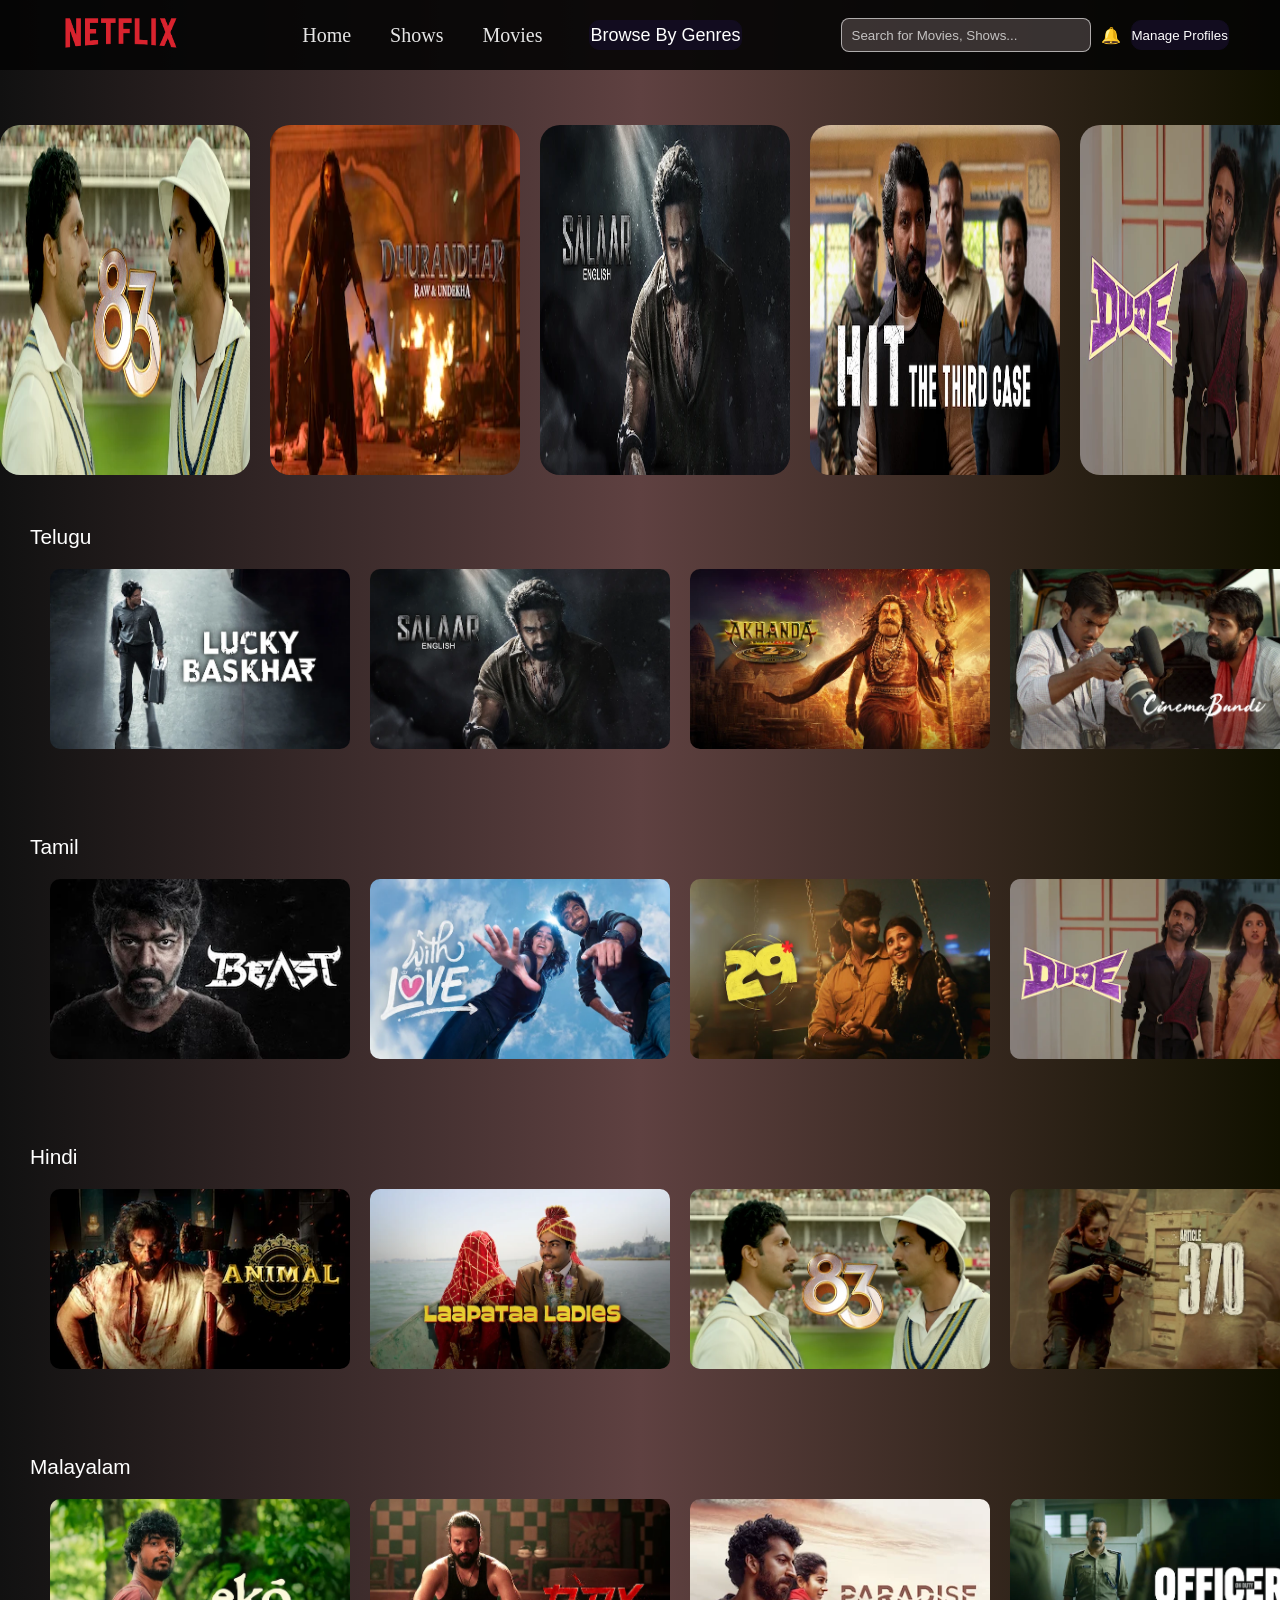
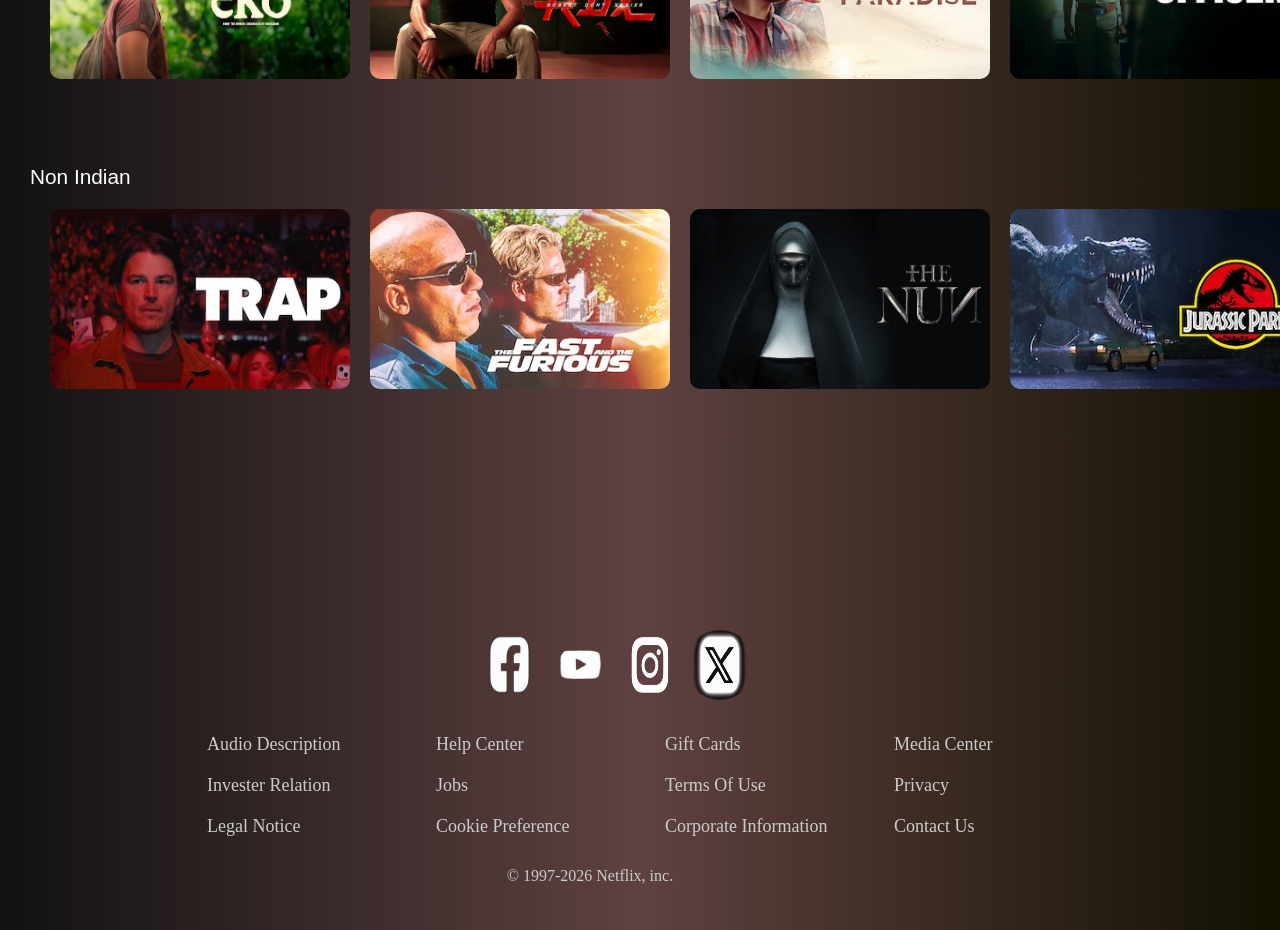
<file: movies.html>
<!DOCTYPE html>
<html lang="en">

<head>
    <meta charset="UTF-8">
    <meta name="viewport" content="width=device-width, initial-scale=1.0">
    <title>Movies</title>
    <link rel="stylesheet" href="movies.css">
</head>

<body>
    <header>
        <div class="logo">
            <img src="assets/netflixLogo.png" alt="">
        </div>
        <nav>
            <a href="index.html">Home</a>
            <a href="shows.html">Shows</a>
            <a href="movies.html">Movies</a>
            <div class="drop">
                <button class="lang-bt">Browse By Genres</button>
                <div class="langs">
                    <a class="genres" href="#telugu">Telugu</a>
                    <a class="genres" href="#tamil">Tamil</a>
                    <a class="genres" href="#hindi">Hindi</a>
                    <a class="genres" href="#malayalam">Malayalam</a>
                    <a class="genres" href="#non-indian">Non-Indian </a>
                </div>
            </div>
        </nav>

        <div class="headright">
            <div class="dropdown">
                <button>Menu</button>
                <div class="content">
                    <a href="index.html">Home</a>
                    <a href="movies.html">Movies</a>
                    <a href="shows.html">Shows</a>
                    <a href="" id="lang">Browse By languages</a>
                    <div class="lang">
                        <a href="#telugu">Telugu</a>
                        <a href="#tamil">Tamil</a>
                        <a href="#hindi">Hindi</a>
                        <a href="#malayalam">Malayalam</a>
                        <a href="#non-indian">Non Indian</a>
                    </div>

                </div>
            </div>
            <span><input type="search" placeholder="Search for Movies, Shows..."></span>
            <span>🔔</span>
            <span>
                <div class="drop">
                    <button>Manage Profiles</button>

                    <div class="profile">
                        <a href="index.html">User 1</a>
                        <a href="index.html">User 2</a>
                        <a href="subscripts.html">Upgrade plan</a>
                        <a href="index.html">Settings</a>
                    </div>
                </div>
            </span>
        </div>
    </header>
    <main>
        <div class="container">
            <div class="scroll">
                <div class="card">
                    <img src="assets/movies/83.webp" alt="">
                </div>
                <div class="card">
                    <img src="assets/movies/durandhar.webp" alt="">
                </div>
                <div class="card">
                    <img src="assets/movies/salaar.webp" alt="">
                </div>
                <div class="card">
                    <img src="assets/movies/hit.webp" alt="">
                </div>
                <div class="card">
                    <img src="assets/movies/dude.webp" alt="">
                </div>
                <div class="card">
                    <img src="assets/movies/don.webp" alt="">
                </div>
                <div class="card">
                    <img src="assets/movies/jana gana mana.webp
                    " alt="">
                </div>
                <div class="card">
                    <img src="assets/movies/eko.webp" alt="">
                </div>
                <div class="card">
                    <img src="assets/movies/jurassic park.webp" alt="">
                </div>
                <div class="card">
                    <img src="assets/movies/spiderman.webp" alt="">
                </div>
            </div>
        </div>
        <section id="telugu" class="telugu">
            <h2 class="heading">Telugu</h2>
            <div class="telugu-container">

                <!-- Movie 1 -->
                <div class="telugu-card">
                    <img src="assets/Lucky baskar.webp" alt="luckybaskar" title="Lucky Baskar">
                    <div class="telugu-info">
                        <span class="btns"><button class="mbt">&#9654;</button> <button class="mbt">&#x2b;</button>
                            <button class="mbt">&heartsuit;</button>
                        </span>
                        <p>Thirller &bull; Crime &bull; Drama</p>
                        <p>2024 2h 27m u/A</p>
                    </div>
                </div>
                <!-- Movie 2 -->
                <div class="telugu-card">
                    <img src="assets/movies/salaar.webp" alt="salaar" title="SALAAR">
                    <div class="telugu-info">
                        <span class="btns"><button class="mbt">&#9654;</button> <button class="mbt">&#x2b;</button>
                            <button class="mbt">&heartsuit;</button>
                        </span>
                        <p>Thirller &bull; Crime &bull; Drama</p>
                        <p>2024 2h 27m u/A</p>
                    </div>
                </div>
                <!-- Movie 3 -->
                <div class="telugu-card">
                    <img src="assets/movies/akhanda.webp" alt="akhanda" title="Akhanda">
                    <div class="telugu-info">
                        <span class="btns"><button class="mbt">&#9654;</button> <button class="mbt">&#x2b;</button>
                            <button class="mbt">&heartsuit;</button>
                        </span>
                        <p>Thirller &bull; Crime &bull; Drama</p>
                        <p>2024 2h 27m u/A</p>
                    </div>
                </div>
                <!-- Movie 4 -->
                <div class="telugu-card">
                    <img src="assets/movies/cinemabandi.webp" alt="cinemabandi" title="Cinema Bandi">
                    <div class="telugu-info">
                        <span class="btns"><button class="mbt">&#9654;</button> <button class="mbt">&#x2b;</button>
                            <button class="mbt">&heartsuit;</button>
                        </span>
                        <p>Thirller &bull; Crime &bull; Drama</p>
                        <p>2024 2h 27m u/A</p>
                    </div>
                </div>
                <!-- Movie 5 -->
                <div class="telugu-card">
                    <img src="assets/movies/bahubali.webp" alt="bahubali" title="Bahubali">
                    <div class="telugu-info">
                        <span class="btns"><button class="mbt">&#9654;</button> <button class="mbt">&#x2b;</button>
                            <button class="mbt">&heartsuit;</button>
                        </span>
                        <p>Thirller &bull; Crime &bull; Drama</p>
                        <p>2024 2h 27m u/A</p>
                    </div>
                </div>
                <!-- Movie 6 -->
                <div class="telugu-card">
                    <img src="assets/movies/court.webp" alt="court" title="Court">
                    <div class="telugu-info">
                        <span class="btns"><button class="mbt">&#9654;</button> <button class="mbt">&#x2b;</button>
                            <button class="mbt">&heartsuit;</button>
                        </span>
                        <p>Thirller &bull; Crime &bull; Drama</p>
                        <p>2024 2h 27m u/A</p>
                    </div>
                </div>
                <!-- Movie 7 -->
                <div class="telugu-card">
                    <img src="assets/movies/little hearts.webp" alt="little hearts" title="Little Hearts">
                    <div class="telugu-info">
                        <span class="btns"><button class="mbt">&#9654;</button> <button class="mbt">&#x2b;</button>
                            <button class="mbt">&heartsuit;</button>
                        </span>
                        <p>Thirller &bull; Crime &bull; Drama</p>
                        <p>2024 2h 27m u/A</p>
                    </div>
                </div>
                <!-- Movie 8 -->
                <div class="telugu-card">
                    <img src="assets/movies/rao bahudur.webp" alt="rao bahadur" title="Rao Bahadur">
                    <div class="telugu-info">
                        <span class="btns"><button class="mbt">&#9654;</button> <button class="mbt">&#x2b;</button>
                            <button class="mbt">&heartsuit;</button>
                        </span>
                        <p>Thirller &bull; Crime &bull; Drama</p>
                        <p>2024 2h 27m u/A</p>
                    </div>
                </div>
                <!-- Movie 9 -->
                <div class="telugu-card">
                    <img src="assets/movies/og.webp" alt="Og" title="They Call him OG">
                    <div class="telugu-info">
                        <span class="btns"><button class="mbt">&#9654;</button> <button class="mbt">&#x2b;</button>
                            <button class="mbt">&heartsuit;</button>
                        </span>
                        <p>Thirller &bull; Crime &bull; Drama</p>
                        <p>2024 2h 27m u/A</p>
                    </div>
                </div>
                <!-- Movie 10 -->
                <div class="telugu-card">
                    <img src="assets/movies/hit.webp" alt="hit" title="Hit:The Thrid Case">
                    <div class="telugu-info">
                        <span class="btns"><button class="mbt">&#9654;</button> <button class="mbt">&#x2b;</button>
                            <button class="mbt">&heartsuit;</button>
                        </span>
                        <p>Thirller &bull; Crime &bull; Drama</p>
                        <p>2024 2h 27m u/A</p>
                    </div>
                </div>
            </div>
        </section>
        <section id="tamil" class="tamil">
            <h2 class="heading">Tamil</h2>
            <div class="tamil-container">
                <!-- Movie 1 -->
                <div class="tamil-card">
                    <img src="assets/movies/beast.webp" alt="beast" title="Beast">
                    <div class="tamil-info">
                        <span class="btns"><button class="mbt">&#9654;</button> <button class="mbt">&#x2b;</button>
                            <button class="mbt">&heartsuit;</button>
                        </span>
                        <p>Thirller &bull; Crime &bull; Drama</p>
                        <p>2024 2h 27m u/A</p>
                    </div>
                </div>

                <!-- Movie 2 -->
                <div class="tamil-card">
                    <img src="assets/trending/withlove.webp" alt="with love" title="With Love">
                    <div class="tamil-info">
                        <span class="btns"><button class="mbt">&#9654;</button> <button class="mbt">&#x2b;</button>
                            <button class="mbt">&heartsuit;</button>
                        </span>
                        <p>Thirller &bull; Crime &bull; Drama</p>
                        <p>2024 2h 27m u/A</p>
                    </div>
                </div>

                <!-- Movie 3 -->
                <div class="tamil-card">
                    <img src="assets/movies/29.webp" alt="29" title="29">
                    <div class="tamil-info">
                        <span class="btns"><button class="mbt">&#9654;</button> <button class="mbt">&#x2b;</button>
                            <button class="mbt">&heartsuit;</button>
                        </span>
                        <p>Thirller &bull; Crime &bull; Drama</p>
                        <p>2024 2h 27m u/A</p>
                    </div>
                </div>

                <!-- Movie 4 -->
                <div class="tamil-card">
                    <img src="assets/movies/dude.webp" alt="dude" title="Dude">
                    <div class="tamil-info">
                        <span class="btns"><button class="mbt">&#9654;</button> <button class="mbt">&#x2b;</button>
                            <button class="mbt">&heartsuit;</button>
                        </span>
                        <p>Thirller &bull; Crime &bull; Drama</p>
                        <p>2024 2h 27m u/A</p>
                    </div>
                </div>

                <!-- Movie 5 -->
                <div class="tamil-card">
                    <img src="assets/movies/idli kadai.webp" alt="idli kadai" title="Idli Kadai">
                    <div class="tamil-info">
                        <span class="btns"><button class="mbt">&#9654;</button> <button class="mbt">&#x2b;</button>
                            <button class="mbt">&heartsuit;</button>
                        </span>
                        <p>Thirller &bull; Crime &bull; Drama</p>
                        <p>2024 2h 27m u/A</p>
                    </div>
                </div>

                <!-- Movie 6 -->
                <div class="tamil-card">
                    <img src="assets/movies/don.webp" alt="don" title="Don">
                    <div class="tamil-info">
                        <span class="btns"><button class="mbt">&#9654;</button> <button class="mbt">&#x2b;</button>
                            <button class="mbt">&heartsuit;</button>
                        </span>
                        <p>Thirller &bull; Crime &bull; Drama</p>
                        <p>2024 2h 27m u/A</p>
                    </div>
                </div>

                <!-- Movie 7 -->
                <div class="tamil-card">
                    <img src="assets/movies/jigar thanda.webp" alt="jigarthanda" title="Jigar Thanda">
                    <div class="tamil-info">
                        <span class="btns"><button class="mbt">&#9654;</button> <button class="mbt">&#x2b;</button>
                            <button class="mbt">&heartsuit;</button>
                        </span>
                        <p>Thirller &bull; Crime &bull; Drama</p>
                        <p>2024 2h 27m u/A</p>
                    </div>
                </div>

                <!-- Movie 8 -->
                <div class="tamil-card">
                    <img src="assets/movies/maharaja.webp" alt="maharaja" title="Maharaja">
                    <div class="tamil-info">
                        <span class="btns"><button class="mbt">&#9654;</button> <button class="mbt">&#x2b;</button>
                            <button class="mbt">&heartsuit;</button>
                        </span>
                        <p>Thirller &bull; Crime &bull; Drama</p>
                        <p>2024 2h 27m u/A</p>
                    </div>
                </div>

                <!-- Movie 9 -->
                <div class="tamil-card">
                    <img src="assets/movies/psyco.webp" alt="pshyco" title="Pshyco">
                    <div class="tamil-info">
                        <span class="btns"><button class="mbt">&#9654;</button> <button class="mbt">&#x2b;</button>
                            <button class="mbt">&heartsuit;</button>
                        </span>
                        <p>Thirller &bull; Crime &bull; Drama</p>
                        <p>2024 2h 27m u/A</p>
                    </div>
                </div>

                <!-- Movie 10 -->
                <div class="tamil-card">
                    <img src="assets/movies/ranngi.webp" alt="ranngi" title="Ranngi">
                    <div class="tamil-info">
                        <span class="btns"><button class="mbt">&#9654;</button> <button class="mbt">&#x2b;</button>
                            <button class="mbt">&heartsuit;</button>
                        </span>
                        <p>Thirller &bull; Crime &bull; Drama</p>
                        <p>2024 2h 27m u/A</p>
                    </div>
                </div>
            </div>
        </section>
        <section id="hindi" class="hindi">
            <h2 class="heading">Hindi</h2>
            <div class="hindi-container">
                <!-- Movie 1 -->
                <div class="hindi-card">
                    <img src="assets/trending/animal.webp" alt="animal" title="Animal">
                    <div class="hindi-info">
                        <span class="btns"><button class="mbt">&#9654;</button> <button class="mbt">&#x2b;</button>
                            <button class="mbt">&heartsuit;</button>
                        </span>
                        <p>Thirller &bull; Crime &bull; Drama</p>
                        <p>2024 2h 27m u/A</p>
                    </div>
                </div>
                <!-- Movie 2 -->
                <div class="hindi-card">
                    <img src="assets/movies/laapata ladies.webp" alt="laapaata ladies" title="Laapaata Ladies">
                    <div class="hindi-info">
                        <span class="btns"><button class="mbt">&#9654;</button> <button class="mbt">&#x2b;</button>
                            <button class="mbt">&heartsuit;</button>
                        </span>
                        <p>Thirller &bull; Crime &bull; Drama</p>
                        <p>2024 2h 27m u/A</p>
                    </div>
                </div>

                <!-- Movie 3 -->
                <div class="hindi-card">
                    <img src="assets/movies/83.webp" alt="83" title="83">
                    <div class="hindi-info">
                        <span class="btns"><button class="mbt">&#9654;</button> <button class="mbt">&#x2b;</button>
                            <button class="mbt">&heartsuit;</button>
                        </span>
                        <p>Thirller &bull; Crime &bull; Drama</p>
                        <p>2024 2h 27m u/A</p>
                    </div>
                </div>

                <!-- Movie 4 -->
                <div class="hindi-card">
                    <img src="assets/movies/article 370.webp" alt="article 370" title="Article 370">
                    <div class="hindi-info">
                        <span class="btns"><button class="mbt">&#9654;</button> <button class="mbt">&#x2b;</button>
                            <button class="mbt">&heartsuit;</button>
                        </span>
                        <p>Thirller &bull; Crime &bull; Drama</p>
                        <p>2024 2h 27m u/A</p>
                    </div>
                </div>

                <!-- Movie 5 -->
                <div class="hindi-card">
                    <img src="assets/movies/adipurush.webp" alt="adipurush" title="Adipurush">
                    <div class="hindi-info">
                        <span class="btns"><button class="mbt">&#9654;</button> <button class="mbt">&#x2b;</button>
                            <button class="mbt">&heartsuit;</button>
                        </span>
                        <p>Thirller &bull; Crime &bull; Drama</p>
                        <p>2024 2h 27m u/A</p>
                    </div>
                </div>

                <!-- Movie 6 -->
                <div class="hindi-card">
                    <img src="assets/movies/chava.webp" alt="chhvva" title="Chhavva">
                    <div class="hindi-info">
                        <span class="btns"><button class="mbt">&#9654;</button> <button class="mbt">&#x2b;</button>
                            <button class="mbt">&heartsuit;</button>
                        </span>
                        <p>Thirller &bull; Crime &bull; Drama</p>
                        <p>2024 2h 27m u/A</p>
                    </div>
                </div>

                <!-- Movie 7 -->
                <div class="hindi-card">
                    <img src="assets/movies/chennai express.webp" alt="chennaiexpress" title="Chennai Express">
                    <div class="hindi-info">
                        <span class="btns"><button class="mbt">&#9654;</button> <button class="mbt">&#x2b;</button>
                            <button class="mbt">&heartsuit;</button>
                        </span>
                        <p>Thirller &bull; Crime &bull; Drama</p>
                        <p>2024 2h 27m u/A</p>
                    </div>
                </div>

                <!-- Movie 8 -->
                <div class="hindi-card">
                    <img src="assets/movies/durandhar.webp" alt="durandhar" title="Dhurandhar">
                    <div class="hindi-info">
                        <span class="btns"><button class="mbt">&#9654;</button> <button class="mbt">&#x2b;</button>
                            <button class="mbt">&heartsuit;</button>
                        </span>
                        <p>Thirller &bull; Crime &bull; Drama</p>
                        <p>2024 2h 27m u/A</p>
                    </div>
                </div>

                <!-- Movie 9 -->
                <div class="hindi-card">
                    <img src="assets/movies/omg.webp" alt="omg" title="OMG">
                    <div class="hindi-info">
                        <span class="btns"><button class="mbt">&#9654;</button> <button class="mbt">&#x2b;</button>
                            <button class="mbt">&heartsuit;</button>
                        </span>
                        <p>Thirller &bull; Crime &bull; Drama</p>
                        <p>2024 2h 27m u/A</p>
                    </div>
                </div>

                <!-- Movie 10 -->
                <div class="hindi-card">
                    <img src="assets/movies/sector 36.jpg" alt="sector 36" title="Sector 36">
                    <div class="hindi-info">
                        <span class="btns"><button class="mbt">&#9654;</button> <button class="mbt">&#x2b;</button>
                            <button class="mbt">&heartsuit;</button>
                        </span>
                        <p>Thirller &bull; Crime &bull; Drama</p>
                        <p>2024 2h 27m u/A</p>
                    </div>
                </div>
            </div>
        </section>
        <section id="malayalam" class="malayalam">
            <h2 class="heading">Malayalam</h2>
            <div class="malayalam-container">
                <!-- Movie 1 -->
                <div class="malayalam-card">
                    <img src="assets/movies/eko.webp" alt="eko" title="EKO">
                    <div class="malayalam-info">
                        <span class="btns"><button class="mbt">&#9654;</button> <button class="mbt">&#x2b;</button>
                            <button class="mbt">&heartsuit;</button>
                        </span>
                        <p>Thirller &bull; Crime &bull; Drama</p>
                        <p>2024 2h 27m u/A</p>
                    </div>
                </div>
                <!-- Movie 2 -->
                <div class="malayalam-card">
                    <img src="assets/movies/rdx.webp" alt="rdx" title="RDX">
                    <div class="malayalam-info">
                        <span class="btns"><button class="mbt">&#9654;</button> <button class="mbt">&#x2b;</button>
                            <button class="mbt">&heartsuit;</button>
                        </span>
                        <p>Thirller &bull; Crime &bull; Drama</p>
                        <p>2024 2h 27m u/A</p>
                    </div>
                </div>
                <!-- Movie 3 -->
                <div class="malayalam-card">
                    <img src="assets/movies/paradise.webp" alt="paradise" title="PARADISE">
                    <div class="malayalam-info">
                        <span class="btns"><button class="mbt">&#9654;</button> <button class="mbt">&#x2b;</button>
                            <button class="mbt">&heartsuit;</button>
                        </span>
                        <p>Thirller &bull; Crime &bull; Drama</p>
                        <p>2024 2h 27m u/A</p>
                    </div>
                </div>

                <!-- Movie 4 -->
                <div class="malayalam-card">
                    <img src="assets/movies/officer.webp" alt="officer" title="Office On Duty">
                    <div class="malayalam-info">
                        <span class="btns"><button class="mbt">&#9654;</button> <button class="mbt">&#x2b;</button>
                            <button class="mbt">&heartsuit;</button>
                        </span>
                        <p>Thirller &bull; Crime &bull; Drama</p>
                        <p>2024 2h 27m u/A</p>
                    </div>
                </div>

                <!-- Movie 5 -->
                <div class="malayalam-card">
                    <img src="assets/movies/forensic.webp" alt="forensic" title="FORENSIC">
                    <div class="malayalam-info">
                        <span class="btns"><button class="mbt">&#9654;</button> <button class="mbt">&#x2b;</button>
                            <button class="mbt">&heartsuit;</button>
                        </span>
                        <p>Thirller &bull; Crime &bull; Drama</p>
                        <p>2024 2h 27m u/A</p>
                    </div>
                </div>

                <!-- Movie 6 -->
                <div class="malayalam-card">
                    <img src="assets/movies/minalmurali.jpg" alt="minal murali" title="MINNALI MURALI">
                    <div class="malayalam-info">
                        <span class="btns"><button class="mbt">&#9654;</button> <button class="mbt">&#x2b;</button>
                            <button class="mbt">&heartsuit;</button>
                        </span>
                        <p>Thirller &bull; Crime &bull; Drama</p>
                        <p>2024 2h 27m u/A</p>
                    </div>
                </div>

                <!-- Movie 7 -->
                <div class="malayalam-card">
                    <img src="assets/movies/iratta.webp" alt="iratta" title="IRATTA">
                    <div class="malayalam-info">
                        <span class="btns"><button class="mbt">&#9654;</button> <button class="mbt">&#x2b;</button>
                            <button class="mbt">&heartsuit;</button>
                        </span>
                        <p>Thirller &bull; Crime &bull; Drama</p>
                        <p>2024 2h 27m u/A</p>
                    </div>
                </div>

                <!-- Movie 8 -->
                <div class="malayalam-card">
                    <img src="assets/movies/jana gana mana.webp" alt="jana gana mana" title="JANA GANA MANA">
                    <div class="malayalam-info">
                        <span class="btns"><button class="mbt">&#9654;</button> <button class="mbt">&#x2b;</button>
                            <button class="mbt">&heartsuit;</button>
                        </span>
                        <p>Thirller &bull; Crime &bull; Drama</p>
                        <p>2024 2h 27m u/A</p>
                    </div>
                </div>

                <!-- Movie 9 -->
                <div class="malayalam-card">
                    <img src="assets/movies/kaaval.webp" alt="kaaval" title="KAAVAL">
                    <div class="malayalam-info">
                        <span class="btns"><button class="mbt">&#9654;</button> <button class="mbt">&#x2b;</button>
                            <button class="mbt">&heartsuit;</button>
                        </span>
                        <p>Thirller &bull; Crime &bull; Drama</p>
                        <p>2024 2h 27m u/A</p>
                    </div>
                </div>

                <!-- Movie 10 -->
                <div class="malayalam-card">
                    <img src="assets/movies/kurup.webp" alt="kurup" title="KURUP">
                    <div class="malayalam-info">
                        <span class="btns"><button class="mbt">&#9654;</button> <button class="mbt">&#x2b;</button>
                            <button class="mbt">&heartsuit;</button>
                        </span>
                        <p>Thirller &bull; Crime &bull; Drama</p>
                        <p>2024 2h 27m u/A</p>
                    </div>
                </div>
            </div>
        </section>
        <section id="non-indian" class="non-indian">
            <h2 class="heading">Non Indian</h2>
            <div class="non-indian-container">
                <!-- Movie 1 -->
                <div class="non-indian-card">
                    <img src="assets/movies/trap.webp" alt="trap" title="TRAP">
                    <div class="non-indian-info">
                        <span class="btns"><button class="mbt">&#9654;</button> <button class="mbt">&#x2b;</button>
                            <button class="mbt">&heartsuit;</button>
                        </span>
                        <p>Thirller &bull; Crime &bull; Drama</p>
                        <p>2024 2h 27m u/A</p>
                    </div>
                </div>

                <!-- Movie 2 -->
                <div class="non-indian-card">
                    <img src="assets/movies/fast and furoius.webp" alt="fast and furoius" title="Fast & Furious">
                    <div class="non-indian-info">
                        <span class="btns"><button class="mbt">&#9654;</button> <button class="mbt">&#x2b;</button>
                            <button class="mbt">&heartsuit;</button>
                        </span>
                        <p>Thirller &bull; Crime &bull; Drama</p>
                        <p>2024 2h 27m u/A</p>
                    </div>
                </div>

                <!-- Movie 3 -->
                <div class="non-indian-card">
                    <img src="assets/movies/the nun.webp" alt="the nun" title="The NUN">
                    <div class="non-indian-info">
                        <span class="btns"><button class="mbt">&#9654;</button> <button class="mbt">&#x2b;</button>
                            <button class="mbt">&heartsuit;</button>
                        </span>
                        <p>Thirller &bull; Crime &bull; Drama</p>
                        <p>2024 2h 27m u/A</p>
                    </div>
                </div>

                <!-- Movie 4 -->
                <div class="non-indian-card">
                    <img src="assets/movies/jurassic park.webp" alt="jurassic park" title="Jurassic Park">
                    <div class="non-indian-info">
                        <span class="btns"><button class="mbt">&#9654;</button> <button class="mbt">&#x2b;</button>
                            <button class="mbt">&heartsuit;</button>
                        </span>
                        <p>Thirller &bull; Crime &bull; Drama</p>
                        <p>2024 2h 27m u/A</p>
                    </div>
                </div>

                <!-- Movie 5 -->
                <div class="non-indian-card">
                    <img src="assets/movies/tenet.webp" alt="tenet" title="TENET">
                    <div class="non-indian-info">
                        <span class="btns"><button class="mbt">&#9654;</button> <button class="mbt">&#x2b;</button>
                            <button class="mbt">&heartsuit;</button>
                        </span>
                        <p>Thirller &bull; Crime &bull; Drama</p>
                        <p>2024 2h 27m u/A</p>
                    </div>
                </div>

                <!-- Movie 6 -->
                <div class="non-indian-card">
                    <img src="assets/movies/batman.webp" alt="batman" title="The Batman">
                    <div class="non-indian-info">
                        <span class="btns"><button class="mbt">&#9654;</button> <button class="mbt">&#x2b;</button>
                            <button class="mbt">&heartsuit;</button>
                        </span>
                        <p>Thirller &bull; Crime &bull; Drama</p>
                        <p>2024 2h 27m u/A</p>
                    </div>
                </div>

                <!-- Movie 7 -->
                <div class="non-indian-card">
                    <img src="assets/movies/dune.webp" alt="dune" title="DUNE">
                    <div class="non-indian-info">
                        <span class="btns"><button class="mbt">&#9654;</button> <button class="mbt">&#x2b;</button>
                            <button class="mbt">&heartsuit;</button>
                        </span>
                        <p>Thirller &bull; Crime &bull; Drama</p>
                        <p>2024 2h 27m u/A</p>
                    </div>
                </div>
                <!-- Movie 8 -->
                <div class="non-indian-card">
                    <img src="assets/movies/fight club.webp" alt="fight culb" title="Fight Club">
                    <div class="non-indian-info">
                        <span class="btns"><button class="mbt">&#9654;</button> <button class="mbt">&#x2b;</button>
                            <button class="mbt">&heartsuit;</button>
                        </span>
                        <p>Thirller &bull; Crime &bull; Drama</p>
                        <p>2024 2h 27m u/A</p>
                    </div>
                </div>
                <!-- Movie 9 -->
                <div class="non-indian-card">
                    <img src="assets/movies/incoming.jpg" alt="incoming" title="INCOMING">
                    <div class="non-indian-info">
                        <span class="btns"><button class="mbt">&#9654;</button> <button class="mbt">&#x2b;</button>
                            <button class="mbt">&heartsuit;</button>
                        </span>
                        <p>Thirller &bull; Crime &bull; Drama</p>
                        <p>2024 2h 27m u/A</p>
                    </div>
                </div>
                <!-- Movie 10 -->
                <div class="non-indian-card">
                    <img src="assets/movies/spiderman.webp" alt="spiderman" title="SpiderMan Home Coming">
                    <div class="non-indian-info">
                        <span class="btns"><button class="mbt">&#9654;</button> <button class="mbt">&#x2b;</button>
                            <button class="mbt">&heartsuit;</button>
                        </span>
                        <p>Thirller &bull; Crime &bull; Drama</p>
                        <p>2024 2h 27m u/A</p>
                    </div>
                </div>
            </div>
        </section>
    </main>
    <footer>
        <div class="links">
            <span><a
                    href="https://r.search.yahoo.com/_ylt=AwrKElEan3xqbAIA76u7HAx.;_ylu=Y29sbwNzZzMEcG9zAzEEdnRpZAMEc2VjA3Ny/RV=2/RE=1787761690/RO=10/RU=https%3a%2f%2fwww.facebook.com%2fnetflix%2f/RK=2/RS=IE9MyJFHce8BlYE9AX4w0yjKJLU-"><img
                        src="assets/facebook.png" alt=""></a></span>
            <span><a
                    href="https://r.search.yahoo.com/_ylt=Awr1VSnJnXxqUgIAjz67HAx.;_ylu=Y29sbwNzZzMEcG9zAzEEdnRpZAMEc2VjA3Ny/RV=2/RE=1787761354/RO=10/RU=https%3a%2f%2fwww.youtube.com%2fc%2fNetflix%2fvideos/RK=2/RS=5qoDXw8v2bDeXHqq0l5y5HHhz8I-"><img
                        src="assets/youtube-removebg-preview.png" alt=""></a></span>
            <span><a
                    href="https://r.search.yahoo.com/_ylt=AwrKBJAIn3xqSgIAD327HAx.;_ylu=Y29sbwNzZzMEcG9zAzEEdnRpZAMEc2VjA3Ny/RV=2/RE=1787761672/RO=10/RU=https%3a%2f%2fwww.instagram.com%2fnetflix_in%2f/RK=2/RS=n11s8ocwa.N5yc9AxFhtPzyrgpo-"><img
                        src="assets/insta.png" alt=""></a></span>
            <span><a
                    href="https://r.search.yahoo.com/_ylt=AwrKFlTjnnxqswIAN6C7HAx.;_ylu=Y29sbwNzZzMEcG9zAzEEdnRpZAMEc2VjA3Ny/RV=2/RE=1787761635/RO=10/RU=https%3a%2f%2fx.com%2fnetflix/RK=2/RS=06Fi03WbRCSKkPNBLY3Q191J0Yw-"><img
                        src="assets/twiteer.png" alt=""></a></span>
        </div>
        <div class="contact-container">
            <a href class="line">Audio Description</a>
            <a href class="line">Help Center</a>
            <a href class="line">Gift Cards</a>
            <a href class="line">Media Center</a>
            <a href class="line">Invester Relation</a>
            <a href class="line">Jobs</a>
            <a href class="line">Terms Of Use</a>
            <a href class="line">Privacy</a>
            <a href class="line">Legal Notice</a>
            <a href class="line">Cookie Preference</a>
            <a href class="line">Corporate Information</a>
            <a href class="line">Contact Us</a>

        </div>
        <p class="foot">&copy; 1997-2026 Netflix, inc.</p>

    </footer>
</body>

</html>
</file>
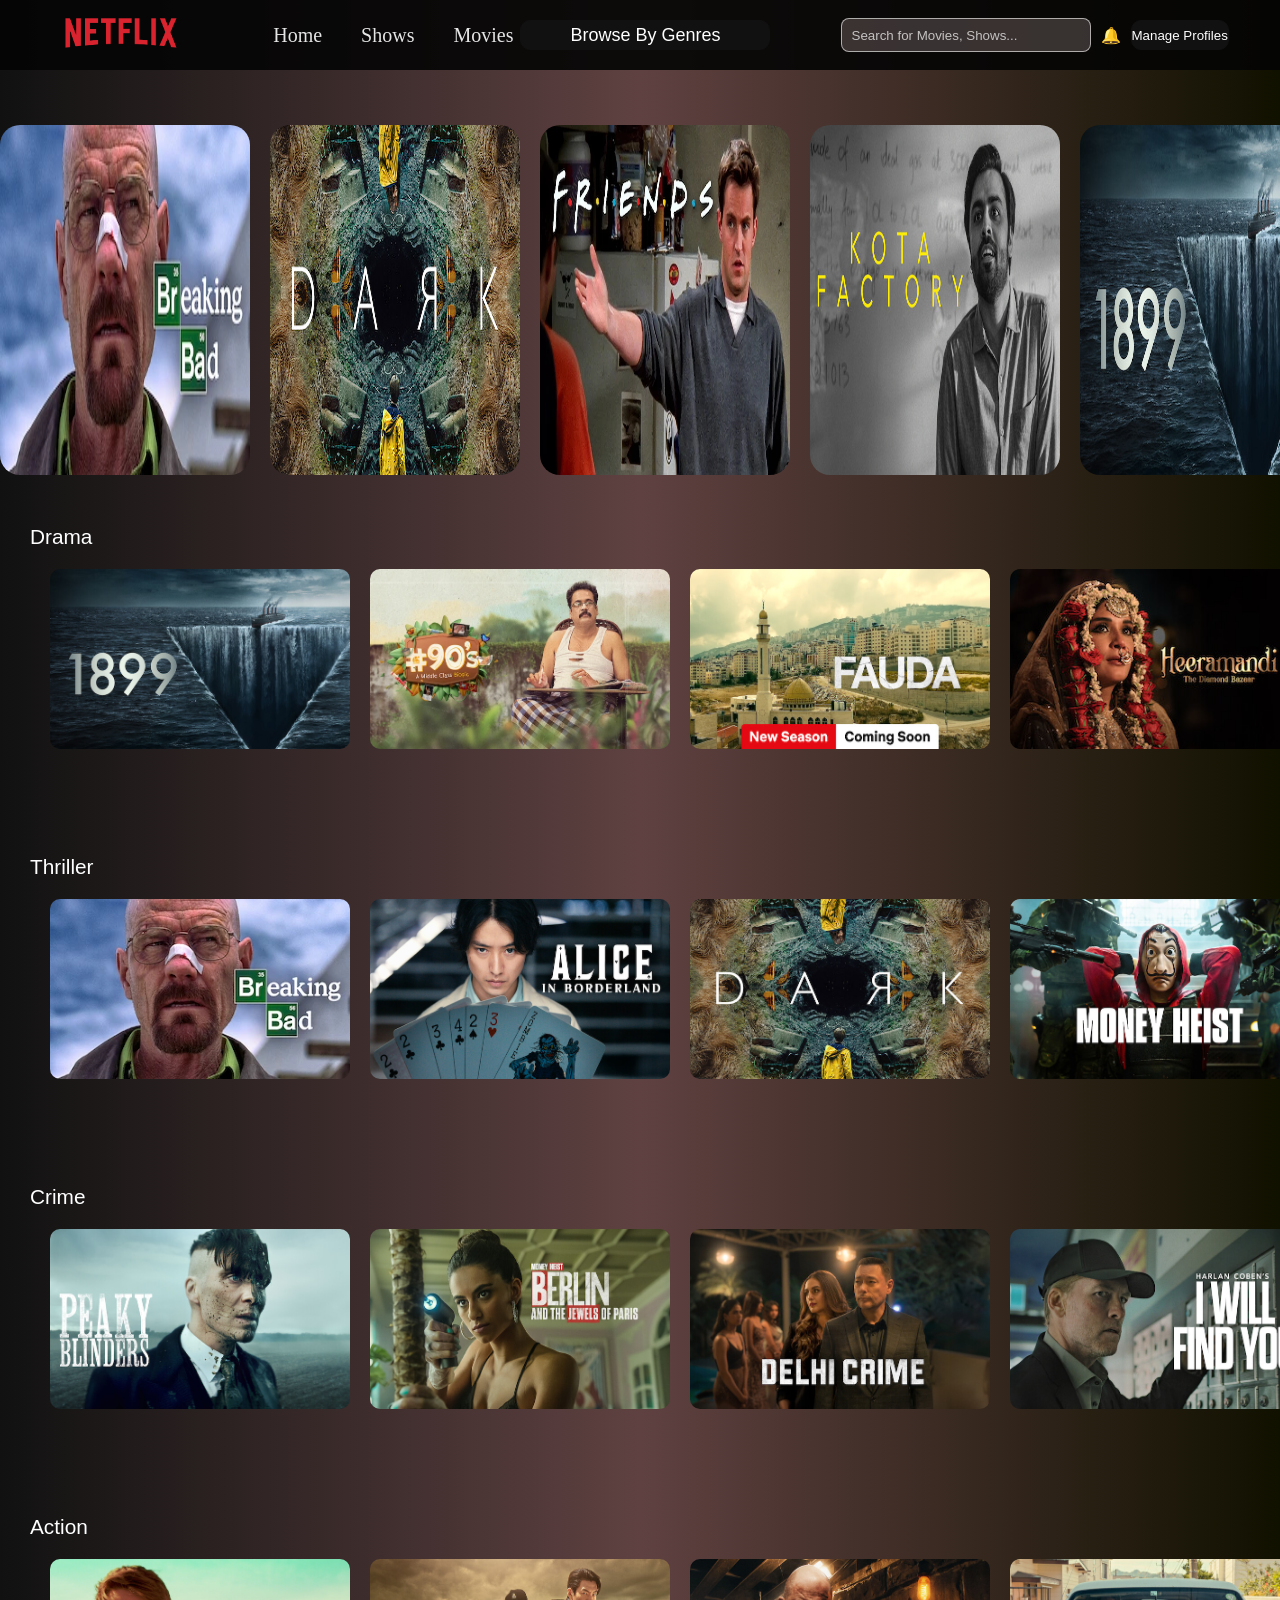
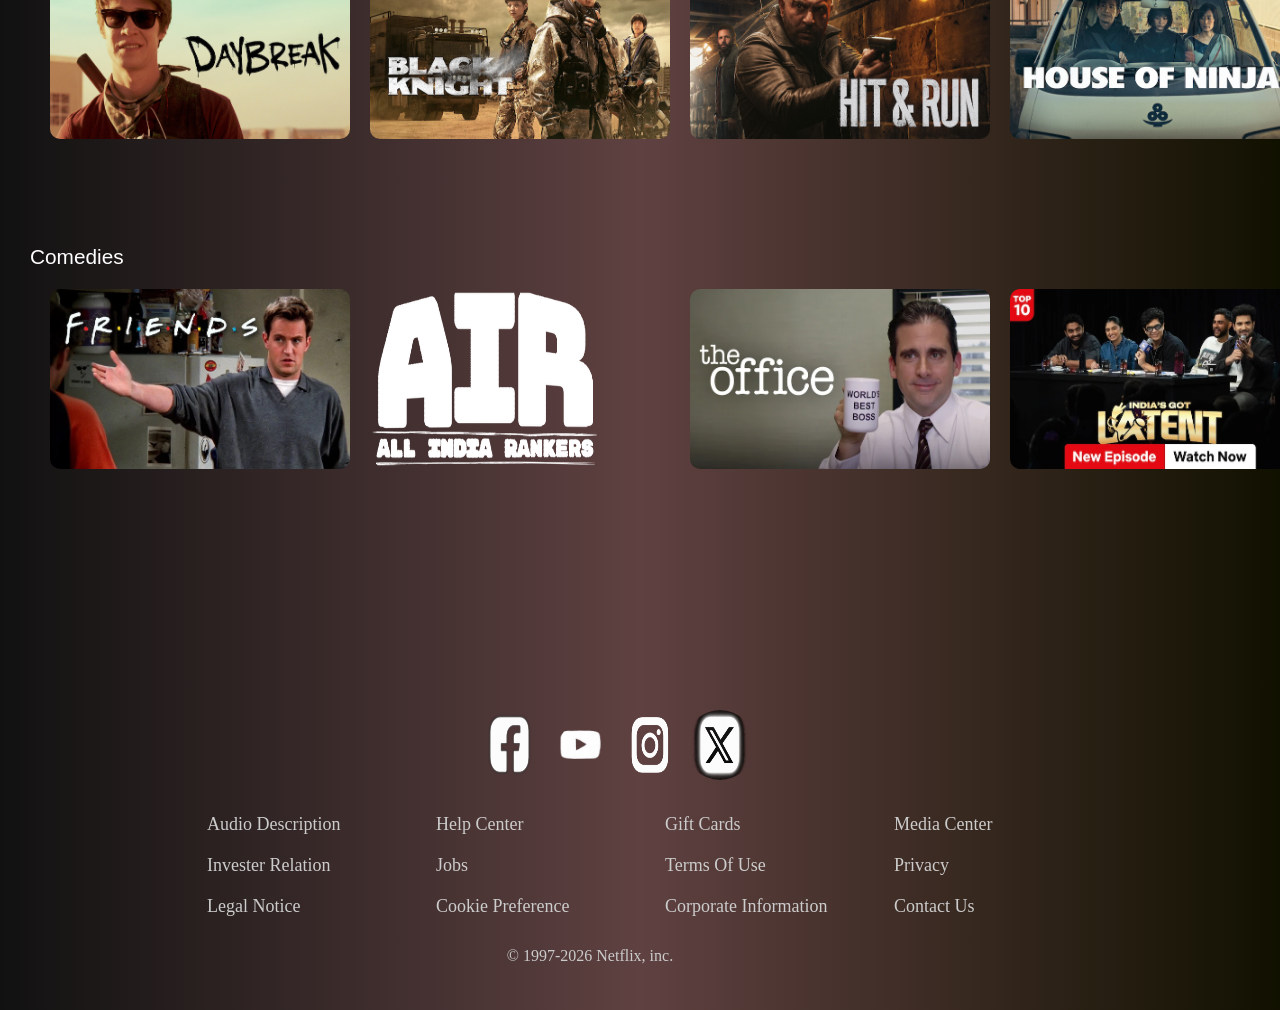
<file: shows.html>
<!DOCTYPE html>
<html lang="en">

<head>
    <meta charset="UTF-8">
    <meta name="viewport" content="width=device-width, initial-scale=1.0">
    <title>Shows</title>
    <link rel="stylesheet" href="shows.css">
</head>

<body>
    <header>
        <div class="logo">
            <img src="assets/netflixLogo.png" alt="">
        </div>
        <nav>
            <a href="index.html">Home</a>
            <a href="shows.html">Shows</a>
            <a href="movies.html">Movies</a>
            <div class="drop">
                <button class="lang-bt">Browse By Genres</button>
                <div class="langs">
                    <a class="genres" href="#thriller">Thriller</a>
                    <a class="genres" href="#drama">Drama</a>
                    <a class="genres" href="#crime">Crime</a>
                    <a class="genres" href="#action">Action</a>
                    <a class="genres" href="#comedy">Comedy</a>
                </div>
            </div>


        </nav>

        <div class="headright">
            <div class="dropdown">
                <button>Menu</button>
                <div class="content">
                    <a href="index.html">Home</a>
                    <a href="movies.html">Movies</a>
                    <a href="shows.html">Shows</a>
                    <a href="" id="lang">Browse By languages</a>
                    <div class="lang">
                        <a href="#telugu">Telugu</a>
                        <a href="#tamil">Tamil</a>
                        <a href="#hindi">Hindi</a>
                        <a href="#malayalam">Malayalam</a>
                        <a href="#non-indian">Non Indian</a>
                    </div>

                </div>
            </div>
            <span><input type="search" placeholder="Search for Movies, Shows..."></span>
            <span>🔔</span>
            <span>
                <div class="drop">
                    <button>Manage Profiles</button>

                    <div class="profile">
                        <a href="index.html">User 1</a>
                        <a href="index.html">User 2</a>
                        <a href="subscripts.html">Upgrade plan</a>
                        <a href="index.html">Settings</a>
                    </div>
                </div>
            </span>
        </div>
    </header>
    <main>
        <div class="container">
            <div class="scroll">
                <div class="card">
                    <img src="assets/shows/breakingbad.webp" alt="">
                </div>
                <div class="card">
                    <img src="assets/shows/dark.jpg" alt="">
                </div>
                <div class="card">
                    <img src="assets/shows/friends.webp" alt="">
                </div>
                <div class="card">
                    <img src="assets/shows/kota factory.jpg" alt="">
                </div>
                <div class="card">
                    <img src="assets/shows/1899.jpg" alt="">
                </div>
                <div class="card">
                    <img src="assets/shows/90.webp" alt="">
                </div>
                <div class="card">
                    <img src="assets/shows/kurukshetra.jpg" alt="">
                </div>
                <div class="card">
                    <img src="assets/shows/lucifer.jpg" alt="">
                </div>
                <div class="card">
                    <img src="assets/shows/dq.jpg" alt="">
                </div>
                <div class="card">
                    <img src="assets/shows/house of ninjas.jpg" alt="">
                </div>

            </div>
        </div>
        <section id="drama" class="drama">
            <h2 class="heading">Drama</h2>
            <div class="drama-container">

                <!-- Movie 1 -->
                <div class="drama-card">
                    <img src="assets/shows/1899.jpg" alt="1899" title="1899">
                    <div class="drama-info">
                        <span class="btns"><button class="mbt">&#9654;</button> <button class="mbt">&#x2b;</button>
                            <button class="mbt">&heartsuit;</button>
                        </span>
                        <p>Thirller &bull; Crime &bull; Drama</p>
                        <p>2024 2h 27m u/A</p>
                    </div>
                </div>
                <!-- Movie 2 -->
                <div class="drama-card">
                    <img src="assets/shows/90.webp" alt="90's">
                    <div class="drama-info">
                        <span class="btns"><button class="mbt">&#9654;</button> <button class="mbt">&#x2b;</button>
                            <button class="mbt">&heartsuit;</button>
                        </span>
                        <p>Thirller &bull; Crime &bull; Drama</p>
                        <p>2024 2h 27m u/A</p>
                    </div>
                </div>
                <!-- Movie 3 -->
                <div class="drama-card">
                    <img src="assets/shows/fauda.jpg" alt="fauda" title="Fauda">
                    <div class="drama-info">
                        <span class="btns"><button class="mbt">&#9654;</button> <button class="mbt">&#x2b;</button>
                            <button class="mbt">&heartsuit;</button>
                        </span>
                        <p>Thirller &bull; Crime &bull; Drama</p>
                        <p>2024 2h 27m u/A</p>
                    </div>
                </div>
                <!-- Movie 4 -->
                <div class="drama-card">
                    <img src="assets/shows/heeramandi.jpg" alt="heeramandi" title="Heeramnadi">
                    <div class="drama-info">
                        <span class="btns"><button class="mbt">&#9654;</button> <button class="mbt">&#x2b;</button>
                            <button class="mbt">&heartsuit;</button>
                        </span>
                        <p>Thirller &bull; Crime &bull; Drama</p>
                        <p>2024 2h 27m u/A</p>
                    </div>
                </div>
                <!-- Movie 5 -->
                <div class="drama-card">
                    <img src="assets/shows/kurukshetra.jpg" alt="kurukshetra" title="Kurukshetra">
                    <div class="drama-info">
                        <span class="btns"><button class="mbt">&#9654;</button> <button class="mbt">&#x2b;</button>
                            <button class="mbt">&heartsuit;</button>
                        </span>
                        <p>Thirller &bull; Crime &bull; Drama</p>
                        <p>2024 2h 27m u/A</p>
                    </div>
                </div>
                <!-- Movie 6 -->
                <div class="drama-card">
                    <img src="assets/shows/strranger things.jpg" alt="stranger things" title="Stranger Things">
                    <div class="drama-info">
                        <span class="btns"><button class="mbt">&#9654;</button> <button class="mbt">&#x2b;</button>
                            <button class="mbt">&heartsuit;</button>
                        </span>
                        <p>Thirller &bull; Crime &bull; Drama</p>
                        <p>2024 2h 27m u/A</p>
                    </div>
                </div>
                <!-- Movie 7 -->
                <div class="drama-card">
                    <img src="assets/shows/single papa.jpg" alt="single papa" title="Single Papa">
                    <div class="drama-info">
                        <span class="btns"><button class="mbt">&#9654;</button> <button class="mbt">&#x2b;</button>
                            <button class="mbt">&heartsuit;</button>
                        </span>
                        <p>Thirller &bull; Crime &bull; Drama</p>
                        <p>2024 2h 27m u/A</p>
                    </div>
                </div>
                <!-- Movie 8 -->
                <div class="drama-card">
                    <img src="assets/shows/super subbu.jpg" alt="super subbu" title="Super Subbu">
                    <div class="drama-info">
                        <span class="btns"><button class="mbt">&#9654;</button> <button class="mbt">&#x2b;</button>
                            <button class="mbt">&heartsuit;</button>
                        </span>
                        <p>Thirller &bull; Crime &bull; Drama</p>
                        <p>2024 2h 27m u/A</p>
                    </div>
                </div>
                <!-- Movie 9 -->
                <div class="drama-card">
                    <img src="assets/shows/teach you a lesson.jpg" alt="teach you a lesson" title="Teach You A Lesson">
                    <div class="drama-info">
                        <span class="btns"><button class="mbt">&#9654;</button> <button class="mbt">&#x2b;</button>
                            <button class="mbt">&heartsuit;</button>
                        </span>
                        <p>Thirller &bull; Crime &bull; Drama</p>
                        <p>2024 2h 27m u/A</p>
                    </div>
                </div>
                <!-- Movie 10 -->
                <div class="drama-card">
                    <img src="assets/shows/walking dead.webp" alt="walking dead" title="The Walking Dead">
                    <div class="drama-info">
                        <span class="btns"><button class="mbt">&#9654;</button> <button class="mbt">&#x2b;</button>
                            <button class="mbt">&heartsuit;</button>
                        </span>
                        <p>Thirller &bull; Crime &bull; Drama</p>
                        <p>2024 2h 27m u/A</p>
                    </div>
                </div>
            </div>
        </section>
        <section id="thriller" class="thriller">
            <h2 class="heading">Thriller</h2>
            <div class="thriller-container">
                <!-- Movie 1 -->
                <div class="thriller-card">
                    <img src="assets/shows/breakingbad.webp" alt="breaking bad" title="Breaking Bad">
                    <div class="thriller-info">
                        <span class="btns"><button class="mbt">&#9654;</button> <button class="mbt">&#x2b;</button>
                            <button class="mbt">&heartsuit;</button>
                        </span>
                        <p>Thirller &bull; Crime &bull; Drama</p>
                        <p>2024 2h 27m u/A</p>
                    </div>
                </div>

                <!-- Movie 2 -->
                <div class="thriller-card">
                    <img src="assets/shows/alice.jpg" alt="alice in the borderland" title="Alice in the Borderland">
                    <div class="thriller-info">
                        <span class="btns"><button class="mbt">&#9654;</button> <button class="mbt">&#x2b;</button>
                            <button class="mbt">&heartsuit;</button>
                        </span>
                        <p>Thirller &bull; Crime &bull; Drama</p>
                        <p>2024 2h 27m u/A</p>
                    </div>
                </div>

                <!-- Movie 3 -->
                <div class="thriller-card">
                    <img src="assets/shows/dark.jpg" alt="dark" title="Dark">
                    <div class="thriller-info">
                        <span class="btns"><button class="mbt">&#9654;</button> <button class="mbt">&#x2b;</button>
                            <button class="mbt">&heartsuit;</button>
                        </span>
                        <p>Thirller &bull; Crime &bull; Drama</p>
                        <p>2024 2h 27m u/A</p>
                    </div>
                </div>

                <!-- Movie 4 -->
                <div class="thriller-card">
                    <img src="assets/shows/money.jpg" alt="monet hesit" title="Money Heist">
                    <div class="thriller-info">
                        <span class="btns"><button class="mbt">&#9654;</button> <button class="mbt">&#x2b;</button>
                            <button class="mbt">&heartsuit;</button>
                        </span>
                        <p>Thirller &bull; Crime &bull; Drama</p>
                        <p>2024 2h 27m u/A</p>
                    </div>
                </div>

                <!-- Movie 5 -->
                <div class="thriller-card">
                    <img src="assets/shows/squid.jpg" alt="squid game" title="Squid Game">
                    <div class="thriller-info">
                        <span class="btns"><button class="mbt">&#9654;</button> <button class="mbt">&#x2b;</button>
                            <button class="mbt">&heartsuit;</button>
                        </span>
                        <p>Thirller &bull; Crime &bull; Drama</p>
                        <p>2024 2h 27m u/A</p>
                    </div>
                </div>

                <!-- Movie 6 -->
                <div class="thriller-card">
                    <img src="assets/shows/dq.jpg" alt="guns and gulams" title="Guns and Gulams">
                    <div class="thriller-info">
                        <span class="btns"><button class="mbt">&#9654;</button> <button class="mbt">&#x2b;</button>
                            <button class="mbt">&heartsuit;</button>
                        </span>
                        <p>Thirller &bull; Crime &bull; Drama</p>
                        <p>2024 2h 27m u/A</p>
                    </div>
                </div>

                <!-- Movie 7 -->
                <div class="thriller-card">
                    <img src="assets/shows/railway.jpg" alt="the railway men" title="The Railway Men">
                    <div class="thriller-info">
                        <span class="btns"><button class="mbt">&#9654;</button> <button class="mbt">&#x2b;</button>
                            <button class="mbt">&heartsuit;</button>
                        </span>
                        <p>Thirller &bull; Crime &bull; Drama</p>
                        <p>2024 2h 27m u/A</p>
                    </div>
                </div>

                <!-- Movie 8 -->
                <div class="thriller-card">
                    <img src="assets/shows/taskaree.jpg" alt="taskaree" title="Taskaree">
                    <div class="thriller-info">
                        <span class="btns"><button class="mbt">&#9654;</button> <button class="mbt">&#x2b;</button>
                            <button class="mbt">&heartsuit;</button>
                        </span>
                        <p>Thirller &bull; Crime &bull; Drama</p>
                        <p>2024 2h 27m u/A</p>
                    </div>
                </div>

                <!-- Movie 9 -->
                <div class="thriller-card">
                    <img src="assets/shows/mandala.jpg" alt="mandala murders" title="Mandala Murders">
                    <div class="thriller-info">
                        <span class="btns"><button class="mbt">&#9654;</button> <button class="mbt">&#x2b;</button>
                            <button class="mbt">&heartsuit;</button>
                        </span>
                        <p>Thirller &bull; Crime &bull; Drama</p>
                        <p>2024 2h 27m u/A</p>
                    </div>
                </div>

                <!-- Movie 10 -->
                <div class="thriller-card">
                    <img src="assets/shows/rana.jpg" title="Rana Naidu" alt="rana naidu">
                    <div class="thriller-info">
                        <span class="btns"><button class="mbt">&#9654;</button> <button class="mbt">&#x2b;</button>
                            <button class="mbt">&heartsuit;</button>
                        </span>
                        <p>Thirller &bull; Crime &bull; Drama</p>
                        <p>2024 2h 27m u/A</p>
                    </div>
                </div>
            </div>
        </section>
        <section id="crime" class="crime">
            <h2 class="heading">Crime</h2>
            <div class="crime-container">
                <!-- Movie 1 -->
                <div class="crime-card">
                    <img src="assets/shows/peaky blinders.jpg" alt="peaky blinders" title="Peaky Blinders">
                    <div class="crime-info">
                        <span class="btns"><button class="mbt">&#9654;</button> <button class="mbt">&#x2b;</button>
                            <button class="mbt">&heartsuit;</button>
                        </span>
                        <p>Thirller &bull; Crime &bull; Drama</p>
                        <p>2024 2h 27m u/A</p>
                    </div>
                </div>
                <!-- Movie 2 -->
                <div class="crime-card">
                    <img src="assets/shows/berlin.jpg" alt="berlin" title="Berlin">
                    <div class="crime-info">
                        <span class="btns"><button class="mbt">&#9654;</button> <button class="mbt">&#x2b;</button>
                            <button class="mbt">&heartsuit;</button>
                        </span>
                        <p>Thirller &bull; Crime &bull; Drama</p>
                        <p>2024 2h 27m u/A</p>
                    </div>
                </div>

                <!-- Movie 3 -->
                <div class="crime-card">
                    <img src="assets/shows/delhi crime.jpg" alt="Delhi crime" title="Delhi Crime">
                    <div class="crime-info">
                        <span class="btns"><button class="mbt">&#9654;</button> <button class="mbt">&#x2b;</button>
                            <button class="mbt">&heartsuit;</button>
                        </span>
                        <p>Thirller &bull; Crime &bull; Drama</p>
                        <p>2024 2h 27m u/A</p>
                    </div>
                </div>

                <!-- Movie 4 -->
                <div class="crime-card">
                    <img src="assets/shows/i will find you.jpg" alt="i will find you" title="I Will Find You">
                    <div class="crime-info">
                        <span class="btns"><button class="mbt">&#9654;</button> <button class="mbt">&#x2b;</button>
                            <button class="mbt">&heartsuit;</button>
                        </span>
                        <p>Thirller &bull; Crime &bull; Drama</p>
                        <p>2024 2h 27m u/A</p>
                    </div>
                </div>

                <!-- Movie 5 -->
                <div class="crime-card">
                    <img src="assets/shows/kakhee.jpg" alt="khakee" title="Khakee">
                    <div class="crime-info">
                        <span class="btns"><button class="mbt">&#9654;</button> <button class="mbt">&#x2b;</button>
                            <button class="mbt">&heartsuit;</button>
                        </span>
                        <p>Thirller &bull; Crime &bull; Drama</p>
                        <p>2024 2h 27m u/A</p>
                    </div>
                </div>

                <!-- Movie 6 -->
                <div class="crime-card">
                    <img src="assets/shows/lincon lawyer.jpg" alt="lincon lawyer" title="Lincon Lawyer">
                    <div class="crime-info">
                        <span class="btns"><button class="mbt">&#9654;</button> <button class="mbt">&#x2b;</button>
                            <button class="mbt">&heartsuit;</button>
                        </span>
                        <p>Thirller &bull; Crime &bull; Drama</p>
                        <p>2024 2h 27m u/A</p>
                    </div>
                </div>

                <!-- Movie 7 -->
                <div class="crime-card">
                    <img src="assets/shows/lucifer.jpg" alt="lucifer" title="Lucifer">
                    <div class="crime-info">
                        <span class="btns"><button class="mbt">&#9654;</button> <button class="mbt">&#x2b;</button>
                            <button class="mbt">&heartsuit;</button>
                        </span>
                        <p>Thirller &bull; Crime &bull; Drama</p>
                        <p>2024 2h 27m u/A</p>
                    </div>
                </div>

                <!-- Movie 8 -->
                <div class="crime-card">
                    <img src="assets/shows/verrapan.jpg" alt="verrapan" title="The Hunt For Verrapan">
                    <div class="crime-info">
                        <span class="btns"><button class="mbt">&#9654;</button> <button class="mbt">&#x2b;</button>
                            <button class="mbt">&heartsuit;</button>
                        </span>
                        <p>Thirller &bull; Crime &bull; Drama</p>
                        <p>2024 2h 27m u/A</p>
                    </div>
                </div>

                <!-- Movie 9 -->
                <div class="crime-card">
                    <img src="assets/shows/ozark.jpg" alt="ozark" title="Ozark">
                    <div class="crime-info">
                        <span class="btns"><button class="mbt">&#9654;</button> <button class="mbt">&#x2b;</button>
                            <button class="mbt">&heartsuit;</button>
                        </span>
                        <p>Thirller &bull; Crime &bull; Drama</p>
                        <p>2024 2h 27m u/A</p>
                    </div>
                </div>

                <!-- Movie 10 -->
                <div class="crime-card">
                    <img src="assets/shows/wednesday.jpg" alt="wednesday" title="Wednesday">
                    <div class="crime-info">
                        <span class="btns"><button class="mbt">&#9654;</button> <button class="mbt">&#x2b;</button>
                            <button class="mbt">&heartsuit;</button>
                        </span>
                        <p>Thirller &bull; Crime &bull; Drama</p>
                        <p>2024 2h 27m u/A</p>
                    </div>
                </div>
            </div>
        </section>
        <section id="action" class="action">
            <h2 class="heading">Action</h2>
            <div class="action-container">
                <!-- Movie 1 -->
                <div class="action-card">
                    <img src="assets/shows/day break.jpg" alt="day break" title="Day Break">
                    <div class="action-info">
                        <span class="btns"><button class="mbt">&#9654;</button> <button class="mbt">&#x2b;</button>
                            <button class="mbt">&heartsuit;</button>
                        </span>
                        <p>Thirller &bull; Crime &bull; Drama</p>
                        <p>2024 2h 27m u/A</p>
                    </div>
                </div>
                <!-- Movie 2 -->
                <div class="action-card">
                    <img src="assets/shows/black knight.jpg" alt="black knight" title="Black Knight">
                    <div class="action-info">
                        <span class="btns"><button class="mbt">&#9654;</button> <button class="mbt">&#x2b;</button>
                            <button class="mbt">&heartsuit;</button>
                        </span>
                        <p>Thirller &bull; Crime &bull; Drama</p>
                        <p>2024 2h 27m u/A</p>
                    </div>
                </div>
                <!-- Movie 3 -->
                <div class="action-card">
                    <img src="assets/shows/hit&run.jpg" alt="hit & run" title="Hit & Run">
                    <div class="action-info">
                        <span class="btns"><button class="mbt">&#9654;</button> <button class="mbt">&#x2b;</button>
                            <button class="mbt">&heartsuit;</button>
                        </span>
                        <p>Thirller &bull; Crime &bull; Drama</p>
                        <p>2024 2h 27m u/A</p>
                    </div>
                </div>

                <!-- Movie 4 -->
                <div class="action-card">
                    <img src="assets/shows/house of ninjas.jpg" alt="house of ninjas" title="House of Ninjas">
                    <div class="action-info">
                        <span class="btns"><button class="mbt">&#9654;</button> <button class="mbt">&#x2b;</button>
                            <button class="mbt">&heartsuit;</button>
                        </span>
                        <p>Thirller &bull; Crime &bull; Drama</p>
                        <p>2024 2h 27m u/A</p>
                    </div>
                </div>

                <!-- Movie 5 -->
                <div class="action-card">
                    <img src="assets/shows/king's avatar.webp" alt="king's avatar" title="King's Avatar">
                    <div class="action-info">
                        <span class="btns"><button class="mbt">&#9654;</button> <button class="mbt">&#x2b;</button>
                            <button class="mbt">&heartsuit;</button>
                        </span>
                        <p>Thirller &bull; Crime &bull; Drama</p>
                        <p>2024 2h 27m u/A</p>
                    </div>
                </div>

                <!-- Movie 6 -->
                <div class="action-card">
                    <img src="assets/shows/kingdom.jpg" alt="kingdom" title="Kingdom">
                    <div class="action-info">
                        <span class="btns"><button class="mbt">&#9654;</button> <button class="mbt">&#x2b;</button>
                            <button class="mbt">&heartsuit;</button>
                        </span>
                        <p>Thirller &bull; Crime &bull; Drama</p>
                        <p>2024 2h 27m u/A</p>
                    </div>
                </div>

                <!-- Movie 7 -->
                <div class="action-card">
                    <img src="assets/shows/man of fire.jpg" alt="man of fire" title="Man of Fire">
                    <div class="action-info">
                        <span class="btns"><button class="mbt">&#9654;</button> <button class="mbt">&#x2b;</button>
                            <button class="mbt">&heartsuit;</button>
                        </span>
                        <p>Thirller &bull; Crime &bull; Drama</p>
                        <p>2024 2h 27m u/A</p>
                    </div>
                </div>

                <!-- Movie 8 -->
                <div class="action-card">
                    <img src="assets/shows/outlander.jpg" alt="outlander" title="Out Lander">
                    <div class="action-info">
                        <span class="btns"><button class="mbt">&#9654;</button> <button class="mbt">&#x2b;</button>
                            <button class="mbt">&heartsuit;</button>
                        </span>
                        <p>Thirller &bull; Crime &bull; Drama</p>
                        <p>2024 2h 27m u/A</p>
                    </div>
                </div>

                <!-- Movie 9 -->
                <div class="action-card">
                    <img src="assets/shows/the cage.jpg" alt="the cage" title="The Cage">
                    <div class="action-info">
                        <span class="btns"><button class="mbt">&#9654;</button> <button class="mbt">&#x2b;</button>
                            <button class="mbt">&heartsuit;</button>
                        </span>
                        <p>Thirller &bull; Crime &bull; Drama</p>
                        <p>2024 2h 27m u/A</p>
                    </div>
                </div>

                <!-- Movie 10 -->
                <div class="action-card">
                    <img src="assets/shows/the last kingdom.jpg" alt="the last kingdom" title="The Last Kingdom">
                    <div class="action-info">
                        <span class="btns"><button class="mbt">&#9654;</button> <button class="mbt">&#x2b;</button>
                            <button class="mbt">&heartsuit;</button>
                        </span>
                        <p>Thirller &bull; Crime &bull; Drama</p>
                        <p>2024 2h 27m u/A</p>
                    </div>
                </div>
            </div>
        </section>
        <section id="comedy" class="comedy">
            <h2 class="heading">Comedies</h2>
            <div class="comedy-container">
                <!-- Movie 1 -->
                <div class="comedy-card">
                    <img src="assets/shows/friends.webp" title="Friends" alt="frineds">
                    <div class="comedy-info">
                        <span class="btns"><button class="mbt">&#9654;</button> <button class="mbt">&#x2b;</button>
                            <button class="mbt">&heartsuit;</button>
                        </span>
                        <p>Thirller &bull; Crime &bull; Drama</p>
                        <p>2024 2h 27m u/A</p>
                    </div>
                </div>

                <!-- Movie 2 -->
                <div class="comedy-card">
                    <img src="assets/shows/air.webp" title="Air" alt="air">
                    <div class="comedy-info">
                        <span class="btns"><button class="mbt">&#9654;</button> <button class="mbt">&#x2b;</button>
                            <button class="mbt">&heartsuit;</button>
                        </span>
                        <p>Thirller &bull; Crime &bull; Drama</p>
                        <p>2024 2h 27m u/A</p>
                    </div>
                </div>

                <!-- Movie 3 -->
                <div class="comedy-card">
                    <img src="assets/shows/office.webp" title="The Office" alt="the office">
                    <div class="comedy-info">
                        <span class="btns"><button class="mbt">&#9654;</button> <button class="mbt">&#x2b;</button>
                            <button class="mbt">&heartsuit;</button>
                        </span>
                        <p>Thirller &bull; Crime &bull; Drama</p>
                        <p>2024 2h 27m u/A</p>
                    </div>
                </div>

                <!-- Movie 4 -->
                <div class="comedy-card">
                    <img src="assets/shows/indialatet.webp" title="India's Got Latent" alt="india's got latent">
                    <div class="comedy-info">
                        <span class="btns"><button class="mbt">&#9654;</button> <button class="mbt">&#x2b;</button>
                            <button class="mbt">&heartsuit;</button>
                        </span>
                        <p>Thirller &bull; Crime &bull; Drama</p>
                        <p>2024 2h 27m u/A</p>
                    </div>
                </div>

                <!-- Movie 5 -->
                <div class="comedy-card">
                    <img src="assets/shows/kota factory.jpg" title=" Kota Factory" alt="kota factory">
                    <div class="comedy-info">
                        <span class="btns"><button class="mbt">&#9654;</button> <button class="mbt">&#x2b;</button>
                            <button class="mbt">&heartsuit;</button>
                        </span>
                        <p>Thirller &bull; Crime &bull; Drama</p>
                        <p>2024 2h 27m u/A</p>
                    </div>
                </div>

                <!-- Movie 6 -->
                <div class="comedy-card">
                    <img src="assets/shows/little things.jpg" title="Little Things" alt="little things">
                    <div class="comedy-info">
                        <span class="btns"><button class="mbt">&#9654;</button> <button class="mbt">&#x2b;</button>
                            <button class="mbt">&heartsuit;</button>
                        </span>
                        <p>Thirller &bull; Crime &bull; Drama</p>
                        <p>2024 2h 27m u/A</p>
                    </div>
                </div>

                <!-- Movie 7 -->
                <div class="comedy-card">
                    <img src="assets/shows/kapil.jpg" title="The Great Indian Kapil Show" alt="kapil show">
                    <div class="comedy-info">
                        <span class="btns"><button class="mbt">&#9654;</button> <button class="mbt">&#x2b;</button>
                            <button class="mbt">&heartsuit;</button>
                        </span>
                        <p>Thirller &bull; Crime &bull; Drama</p>
                        <p>2024 2h 27m u/A</p>
                    </div>
                </div>
                <!-- Movie 8 -->
                <div class="comedy-card">
                    <img src="assets/shows/class.webp" title="Class Crush Crisis" alt="ccc">
                    <div class="comedy-info">
                        <span class="btns"><button class="mbt">&#9654;</button> <button class="mbt">&#x2b;</button>
                            <button class="mbt">&heartsuit;</button>
                        </span>
                        <p>Thirller &bull; Crime &bull; Drama</p>
                        <p>2024 2h 27m u/A</p>
                    </div>
                </div>
                <!-- Movie 9 -->
                <div class="comedy-card">
                    <img src="assets/shows/mismatched.jpg" title="Miss Matched" alt="mismatched">
                    <div class="comedy-info">
                        <span class="btns"><button class="mbt">&#9654;</button> <button class="mbt">&#x2b;</button>
                            <button class="mbt">&heartsuit;</button>
                        </span>
                        <p>Thirller &bull; Crime &bull; Drama</p>
                        <p>2024 2h 27m u/A</p>
                    </div>
                </div>
                <!-- Movie 10 -->
                <div class="comedy-card">
                    <img src="assets/shows/young sheldon.webp" alt="young sheldon" title="Young Sheldon">
                    <div class="comedy-info">
                        <span class="btns"><button class="mbt">&#9654;</button> <button class="mbt">&#x2b;</button>
                            <button class="mbt">&heartsuit;</button>
                        </span>
                        <p>Thirller &bull; Crime &bull; Drama</p>
                        <p>2024 2h 27m u/A</p>
                    </div>
                </div>
            </div>
        </section>
    </main>
    <footer>
        <div class="links">
            <span><a
                    href="https://r.search.yahoo.com/_ylt=AwrKElEan3xqbAIA76u7HAx.;_ylu=Y29sbwNzZzMEcG9zAzEEdnRpZAMEc2VjA3Ny/RV=2/RE=1787761690/RO=10/RU=https%3a%2f%2fwww.facebook.com%2fnetflix%2f/RK=2/RS=IE9MyJFHce8BlYE9AX4w0yjKJLU-"><img
                        src="assets/facebook.png" alt=""></a></span>
            <span><a
                    href="https://r.search.yahoo.com/_ylt=Awr1VSnJnXxqUgIAjz67HAx.;_ylu=Y29sbwNzZzMEcG9zAzEEdnRpZAMEc2VjA3Ny/RV=2/RE=1787761354/RO=10/RU=https%3a%2f%2fwww.youtube.com%2fc%2fNetflix%2fvideos/RK=2/RS=5qoDXw8v2bDeXHqq0l5y5HHhz8I-"><img
                        src="assets/youtube-removebg-preview.png" alt=""></a></span>
            <span><a
                    href="https://r.search.yahoo.com/_ylt=AwrKBJAIn3xqSgIAD327HAx.;_ylu=Y29sbwNzZzMEcG9zAzEEdnRpZAMEc2VjA3Ny/RV=2/RE=1787761672/RO=10/RU=https%3a%2f%2fwww.instagram.com%2fnetflix_in%2f/RK=2/RS=n11s8ocwa.N5yc9AxFhtPzyrgpo-"><img
                        src="assets/insta.png" alt=""></a></span>
            <span><a
                    href="https://r.search.yahoo.com/_ylt=AwrKFlTjnnxqswIAN6C7HAx.;_ylu=Y29sbwNzZzMEcG9zAzEEdnRpZAMEc2VjA3Ny/RV=2/RE=1787761635/RO=10/RU=https%3a%2f%2fx.com%2fnetflix/RK=2/RS=06Fi03WbRCSKkPNBLY3Q191J0Yw-"><img
                        src="assets/twiteer.png" alt=""></a></span>
        </div>
        <div class="contact-container">
            <a href class="line">Audio Description</a>
            <a href class="line">Help Center</a>
            <a href class="line">Gift Cards</a>
            <a href class="line">Media Center</a>
            <a href class="line">Invester Relation</a>
            <a href class="line">Jobs</a>
            <a href class="line">Terms Of Use</a>
            <a href class="line">Privacy</a>
            <a href class="line">Legal Notice</a>
            <a href class="line">Cookie Preference</a>
            <a href class="line">Corporate Information</a>
            <a href class="line">Contact Us</a>

        </div>
        <p class="foot">&copy; 1997-2026 Netflix, inc.</p>

    </footer>
</body>

</html>
</file>
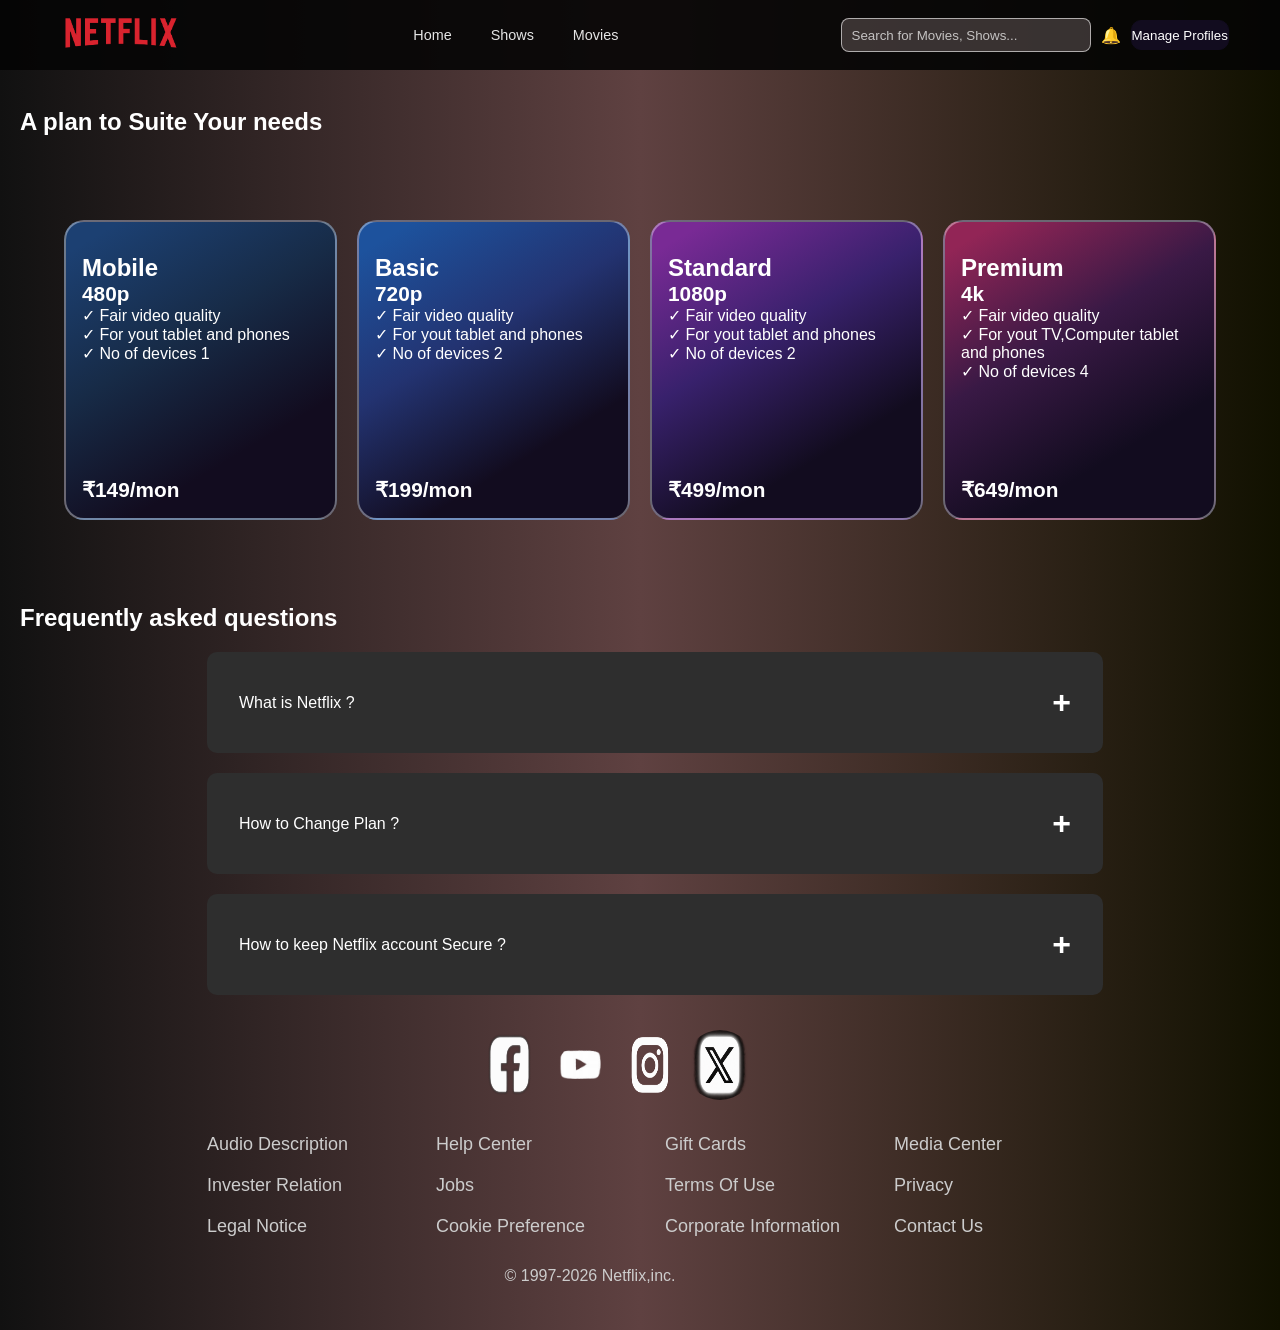
<file: subscripts.html>
<!DOCTYPE html>
<html lang="en">

<head>
    <meta charset="UTF-8">
    <meta name="viewport" content="width=device-width, initial-scale=1.0">
    <title>subscription</title>
    <link rel="stylesheet" href="subscription.css">

</head>
<header>
    <div class="logo">
        <img src="assets/netflixLogo.png" alt="">
    </div>
    <nav>
        <a href="index.html">Home</a>
        <a href="shows.html">Shows</a>
        <a href="movies.html">Movies</a>
    </nav>

    <div class="headright">
        <div class="dropdown">
            <button>Menu</button>
            <div class="content">
                <a href="index.html">Home</a>
                <a href="movies.html">Movies</a>
                <a href="shows.html">Shows</a>
            </div>
        </div>
        <span><input type="search" placeholder="Search for Movies, Shows..."></span>
        <span>🔔</span>
        <span>
            <div class="drop">
                <button>Manage Profiles</button>

                <div class="profile">
                    <a href="index.html">User 1</a>
                    <a href="index.html">User 2</a>
                    <a href="subscripts.html">Upgrade plan</a>
                    <a href="index.html">Settings</a>
                </div>
            </div>
        </span>
    </div>
</header>

<body>
    <section id="planSection" class="planSection">
        <br>
        <h2 class="heading">A plan to Suite Your needs</h2>
        <div class="plansConatiner">
            <div class="planCard planCard1">
                <div class="planCardUpperContent">
                    <h2>Mobile</h2>
                    <h4>480p</h4>
                    <p>&check; Fair video quality</p>
                    <p>&check; For yout tablet and phones</p>
                    <p>&check; No of devices 1</p>
                </div>
                <div class="planCardLowerContent">
                    <h4>&#8377;149/mon</h4>
                </div>
            </div>
            <div class="planCard planCard2">
                <div class="planCardUpperContent">
                    <h2>Basic</h2>
                    <h4>720p</h4>
                    <p>&check; Fair video quality</p>
                    <p>&check; For yout tablet and phones</p>
                    <p>&check; No of devices 2</p>
                </div>
                <div class="planCardLowerContent">
                    <h4>&#8377;199/mon</h4>
                </div>
            </div>
            <div class="planCard planCard3">
                <div class="planCardUpperContent">
                    <h2>Standard</h2>
                    <h4>1080p</h4>
                    <p>&check; Fair video quality</p>
                    <p>&check; For yout tablet and phones</p>
                    <p>&check; No of devices 2</p>
                </div>
                <div class="planCardLowerContent">
                    <h4>&#8377;499/mon</h4>
                </div>
            </div>
            <div class="planCard planCard4">
                <div class="planCardUpperContent">
                    <h2>Premium</h2>
                    <h4>4k</h4>
                    <p>&check; Fair video quality</p>
                    <p>&check; For yout TV,Computer tablet and phones</p>
                    <p>&check; No of devices 4</p>
                </div>
                <div class="planCardLowerContent">
                    <h4>&#8377;649/mon</h4>
                </div>
            </div>
        </div>
    </section>
    <section id="faqSection" class="faqSection">
        <h2 class="heading">Frequently asked questions</h2>
        <div class="faqCardsContainer">
            <div class="faqCard">
                <div class="faqQuestion">
                    <p>
                        What is Netflix ?
                    </p>
                    <span class="faqQuestionSpan">+</span>
                </div>
                <div class="faqAnswer">
                    Netflix is a streaming service that offers a wide variety of award-winning TV shows, movies, anime,
                    documentaries and more – on thousands of internet-connected devices.
                    <br />
                    <br />
                    You can watch as much as you want, whenever you want, without a single ad – all for one low monthly
                    price. There's always something new to discover, and new TV shows and movies are added every week!
                </div>
            </div>
            <div class="faqCard">
                <div class="faqQuestion">
                    <p>
                        How to Change Plan ?
                    </p>
                    <span class="faqQuestionSpan">+</span>
                </div>
                <div class="faqAnswer">
                    Netflix is a streaming service that offers a wide variety of award-winning TV shows, movies, anime,
                    documentaries and more – on thousands of internet-connected devices.
                    <br />
                    <br />
                    You can watch as much as you want, whenever you want, without a single ad – all for one low monthly
                    price. There's always something new to discover, and new TV shows and movies are added every week!
                </div>
            </div>
            <div class="faqCard">
                <div class="faqQuestion">
                    <p>
                        How to keep Netflix account Secure ?
                    </p>
                    <span class="faqQuestionSpan">+</span>
                </div>
                <div class="faqAnswer">
                    Netflix is a streaming service that offers a wide variety of award-winning TV shows, movies, anime,
                    documentaries and more – on thousands of internet-connected devices.
                    <br />
                    <br />
                    You can watch as much as you want, whenever you want, without a single ad – all for one low monthly
                    price. There's always something new to discover, and new TV shows and movies are added every week!
                </div>
            </div>
        </div>
    </section>
    <footer>
        <div class="links">
            <span><a
                    href="https://r.search.yahoo.com/_ylt=AwrKElEan3xqbAIA76u7HAx.;_ylu=Y29sbwNzZzMEcG9zAzEEdnRpZAMEc2VjA3Ny/RV=2/RE=1787761690/RO=10/RU=https%3a%2f%2fwww.facebook.com%2fnetflix%2f/RK=2/RS=IE9MyJFHce8BlYE9AX4w0yjKJLU-"><img
                        src="assets/facebook.png" alt=""></a></span>
            <span><a
                    href="https://r.search.yahoo.com/_ylt=Awr1VSnJnXxqUgIAjz67HAx.;_ylu=Y29sbwNzZzMEcG9zAzEEdnRpZAMEc2VjA3Ny/RV=2/RE=1787761354/RO=10/RU=https%3a%2f%2fwww.youtube.com%2fc%2fNetflix%2fvideos/RK=2/RS=5qoDXw8v2bDeXHqq0l5y5HHhz8I-"><img
                        src="assets/youtube-removebg-preview.png" alt=""></a></span>
            <span><a
                    href="https://r.search.yahoo.com/_ylt=AwrKBJAIn3xqSgIAD327HAx.;_ylu=Y29sbwNzZzMEcG9zAzEEdnRpZAMEc2VjA3Ny/RV=2/RE=1787761672/RO=10/RU=https%3a%2f%2fwww.instagram.com%2fnetflix_in%2f/RK=2/RS=n11s8ocwa.N5yc9AxFhtPzyrgpo-"><img
                        src="assets/insta.png" alt=""></a></span>
            <span><a
                    href="https://r.search.yahoo.com/_ylt=AwrKFlTjnnxqswIAN6C7HAx.;_ylu=Y29sbwNzZzMEcG9zAzEEdnRpZAMEc2VjA3Ny/RV=2/RE=1787761635/RO=10/RU=https%3a%2f%2fx.com%2fnetflix/RK=2/RS=06Fi03WbRCSKkPNBLY3Q191J0Yw-"><img
                        src="assets/twiteer.png" alt=""></a></span>
        </div>
        <div class="contact-container">
            <a href class="line">Audio Description</a>
            <a href class="line">Help Center</a>
            <a href class="line">Gift Cards</a>
            <a href class="line">Media Center</a>
            <a href class="line">Invester Relation</a>
            <a href class="line">Jobs</a>
            <a href class="line">Terms Of Use</a>
            <a href class="line">Privacy</a>
            <a href class="line">Legal Notice</a>
            <a href class="line">Cookie Preference</a>
            <a href class="line">Corporate Information</a>
            <a href class="line">Contact Us</a>

        </div>
        <p class="foot">&copy; 1997-2026 Netflix,inc.</p>

    </footer>
</body>

</html>
</file>
<file: movies.css>
* {
  padding: 0%;
  margin: 0%;
  box-sizing: border-box;
}
header {
  height: 70px;
  width: 100%;
  background-color: rgba(5, 5, 5, 0.9);
  color: white;
  display: flex;
  align-items: center;
  justify-content: space-between;
  padding: 0 4%;
  position: fixed;
  top: 0;
  left: 0;
  z-index: 100;
}

.logo img {
  width: clamp(90px, 12vw, 140px);
  height: auto;
}

nav {
  display: none; /* Hidden on mobile by default */
  align-items: center;
  gap: 15px;
}

nav a {
  text-decoration: none;
  color: #e5e5e5;
  font-size: 0.9rem;
  padding: 6px 12px;
  transition:
    background-color 0.2s ease,
    color 0.2s ease;
}

nav a:hover {
  background-color: #3a3939;
  border-radius: 20px;
  color: #fff;
}

.dropdown {
  position: relative;
  display: inline-block;
}

.content {
  position: absolute;
  top: 100%;
  left: -50%;
  background: #fff;
  padding: 10px;
  display: none;
  box-shadow: 0 4px 10px rgba(0, 0, 0, 0.3);
  border-radius: 4px;
}

.content a {
  color: #131212;
  text-decoration: none;
  display: block;
  padding: 5px 10px;
}

.content a:hover {
  color: red;
}

.dropdown:hover .content {
  display: block;
}
.lang {
  /* display: none; */
  position: absolute;
  left: 100%;
  top: 70%;
  background-color: #fff;
}
#lang:hover .lang {
  display: block;
}
.headright {
  display: flex;
  align-items: center;
  gap: 10px;
}

input {
  border-radius: 8px;
  background-color: rgba(130, 116, 116, 0.4);
  border: 1px solid rgba(255, 255, 255, 0.6);
  height: 34px;
  width: clamp(110px, 20vw, 250px);
  padding: 0 10px;
  color: #fff;
  outline: none;
  transition: border-color 0.2s ease;
}

input:focus {
  border-color: #fff;
}

input::placeholder {
  color: rgba(255, 255, 255, 0.7);
}

.drop {
  position: relative;
  display: inline-block;
}
.drop button {
  height: 30px;
  width: auto;
  border-radius: 10px;
  background-color: #120c1f;
  color: #fff;
  border: 1px solid #120c1f;
}
.profile {
  position: absolute;
  top: 100%;
  left: 0;
  right: 10%;
  background: #fff;
  padding: 10px;
  display: none;
  box-shadow: 0 4px 10px rgba(0, 0, 0, 0.3);
  border-radius: 4px;
  min-width: 150px;
}

.profile a {
  text-decoration: none;
  text-align: center;
  color: #111;
  display: block;
  padding: 8px;
}

.profile a:hover {
  background-color: #eee;
  color: red;
}

.drop:hover .profile {
  display: block;
}
body {
  scroll-behavior: smooth;
  background: linear-gradient(
    to right,
    #111 0%,
    rgb(95, 65, 65) 50%,
    #110 100%
  );
}
main {
  width: 100%;
}
.container {
  width: 100%;
  height: 50vh;
  margin-top: 75px;

  display: flex;
  align-items: center;

  overflow: hidden;
}

.scroll {
  display: flex;
  gap: 20px;
  width: max-content;

  animation: movieScroll 25s linear infinite;
}

.card {
  width: 250px;
  height: 350px;

  flex-shrink: 0;

  border-radius: 6px;
  overflow: hidden;
  border-radius: 20px;
  transition: transform 0.3s ease;
}

.card img {
  width: 100%;
  height: 100%;
  object-fit: fill;
  display: block;
}

.card:hover {
  transform: scale(1.08);
  box-shadow: 0 8px 25px rgba(0, 0, 0, 0.8);
  z-index: 2;
}

@keyframes movieScroll {
  from {
    transform: translateX(0);
  }

  to {
    transform: translateX(-50%);
  }
}

.scroll:hover {
  animation-play-state: paused;
}
.telugu,
.tamil,
.hindi,
.malayalam,
.non-indian {
  height: 50vh;
  /* background-color: #111; */
  padding-left: 30px;
}
.tamil,
.hindi,
.malayalam,
.non-indian {
  margin-top: -180px;
}
.telugu-container,
.tamil-container,
.hindi-container,
.malayalam-container,
.non-indian-container {
  padding-top: 20px;
  padding-left: 20px;
  width: 100%;
  height: 100%;
  display: flex;
  gap: 20px;
  /* align-items: center; */
  overflow-x: scroll;
  scrollbar-width: none;
  z-index: 1;
  /* border: 2px solid white; */
}
.telugu-card,
.tamil-card,
.hindi-card,
.malayalam-card,
.non-indian-card {
  height: 300px;
  min-width: 300px;
  border-radius: 10px;
  transition: all 0.3s linear;
  /* margin-left: 40px; */
  position: relative;
  z-index: 1;
}
.telugu-card img,
.tamil-card img,
.hindi-card img,
.malayalam-card img,
.non-indian-card img {
  height: 60%;
  width: 100%;
  border-radius: 10px;
}
.telugu-info,
.tamil-info,
.hindi-info,
.malayalam-info,
.non-indian-info {
  background-color: #3a3939;
  color: white;
  display: flex;
  flex-direction: column;
  justify-content: space-between;
  border-radius: 0 0 10px 10px;
  margin-top: -10px;
  display: none;
}
.telugu-info p,
.tamil-info p,
.hindi-info p,
.malayalam-info p,
.non-indian-info p {
  margin: 10px 0px 10px 0px;
  font-size: 14px;
  text-align: center;
}
.btns {
  display: flex;
  justify-content: center;
  gap: 10px;
}
.mbt {
  height: 30px;
  width: 30px;
  background-color: white;
  border-radius: 50%;
  border: 2px solid black;
  cursor: pointer;
  font-size: 20px;
  align-items: center;
  margin-top: 10px;
  position: relative;
  color: #111;
}
.telugu-card:hover .telugu-info,
.tamil-card:hover .tamil-info,
.hindi-card:hover .hindi-info,
.malayalam-card:hover .malayalam-info,
.non-indian-card:hover .non-indian-info {
  display: flex;
}
.telugu-card:hover,
.tamil-card:hover,
.hindi-card:hover,
.malayalam-card:hover,
.non-indian-card:hover {
  transform: scale(1.08, 1.08);
  z-index: 10;
}
.telugu-card:hover img,
.tamil-card:hover img,
.hindi-card:hover img,
.malayalam-card:hover img,
.non-indian-card:hover img {
  border-radius: 10px 10px 0px 00px;
}
.lang-bt {
  position: relative;
  height: 30px;
  width: 120px;
  border-radius: 10px;
  background-color: #1111116b;
  border: none;
  color: #fff;
}
.langs {
  position: absolute;
  /* right: 10px; */
  top: 50%;
  left: 51%;
  /* display: flex;
  flex-direction: column; */
  background-color: #fff;
  display: none;
}
.drop:hover .langs {
  display: flex;
  flex-direction: column;
}
.langs a {
  color: #000;
}
.genres:hover {
  color: red;
}
.heading {
  color: #fff;
  font-size: 1.3rem;
  font-family: sans-serif;
  font-weight: 400;
}
footer {
  height: 35vh;
  display: flex;
  flex-direction: column;
  justify-content: center;
  align-items: center;
  gap: 30px;
  color: #ccc;
  /* background-color: #111; */
  margin-top: -120px;
}
.links {
  display: flex;
  margin-left: -50px;
}
.contact-container {
  width: 70%;
  margin-left: 30px;
  display: grid;
  grid-template-columns: repeat(4, 1fr);
  align-items: center;
  justify-content: center;
  gap: 20px;
}
.links img {
  height: 50px;
  width: 50px;
  border-radius: 50%;
}
.links img:hover {
  transform: translateY(-10px);
}
.line {
  text-decoration: none;
  color: #ccc;
  font-size: 12px;
}
.line:hover {
  text-decoration: underline;
  cursor: pointer;
}
.foot {
  font-size: 12px;
  margin-left: -100px;
}
@media (min-width: 760px) and (max-width: 1023px) {
  .dropdown {
    display: none;
  }
  nav {
    display: flex;
  }
  .tamil,
  .hindi,
  .malayalam,
  .non-indian {
    margin-top: -190px;
  }
  .telugu-card,
  .tamil-card,
  .hindi-card,
  .malayalam-card,
  .non-indian-card {
    height: 400px;
    min-width: 350px;
  }
  footer {
    margin-top: -150px;
  }
  .line {
    font-size: 18px;
  }
  .contact-container {
    gap: 30px;
  }
}
@media (min-width: 1024px) {
  .dropdown {
    display: none;
  }
  nav {
    display: flex;
  }
  nav a {
    font-size: 20px;
  }

  .lang-bt {
    font-size: 18px;
    width: 250px;
    /* border: 2px solid white; */
    margin-left: 20px;
  }
  .langs a {
    font-size: 16px;
  }
  .telugu-info p,
  .tamil-info p,
  .hindi-info p,
  .malayalam-info p,
  .non-indian p {
    font-size: 16px;
    text-align: center;
  }
  .tamil,
  .hindi,
  .malayalam,
  .non-indian {
    margin-top: -140px;
  }
  .mbt {
    height: 40px;
    width: 40px;
    font-size: 24px;
  }
  footer {
    margin-top: auto;
  }
  .links img {
    height: 70px;
    width: 70px;
    margin-top: -30px;
  }
  .line {
    font-size: 18px;
  }
  .foot {
    font-size: 16px;
  }
}
</file>
<file: shows.css>
* {
  padding: 0%;
  margin: 0%;
  box-sizing: border-box;
}
header {
  height: 70px;
  width: 100%;
  background-color: rgba(5, 5, 5, 0.9);
  color: white;
  display: flex;
  align-items: center;
  justify-content: space-between;
  padding: 0 4%;
  position: fixed;
  top: 0;
  left: 0;
  z-index: 100;
}

.logo img {
  width: clamp(90px, 12vw, 140px);
  height: auto;
}

nav {
  display: none; /* Hidden on mobile by default */
  align-items: center;
  gap: 15px;
}

nav a {
  text-decoration: none;
  color: #e5e5e5;
  font-size: 0.9rem;
  padding: 6px 12px;
  transition:
    background-color 0.2s ease,
    color 0.2s ease;
}

nav a:hover {
  background-color: #3a3939;
  border-radius: 20px;
  color: #fff;
}

.dropdown {
  position: relative;
  display: inline-block;
}

.content {
  position: absolute;
  top: 100%;
  left: 0;
  background: #fff;
  padding: 10px;
  display: none;
  box-shadow: 0 4px 10px rgba(0, 0, 0, 0.3);
  border-radius: 4px;
}

.content a {
  color: #131212;
  text-decoration: none;
  display: block;
  padding: 5px 10px;
}

.content a:hover {
  color: red;
}

.dropdown:hover .content {
  display: block;
}
.lang {
  /* display: none; */
  position: absolute;
  left: 100%;
  top: 70%;
  background-color: #fff;
}
#lang:hover .lang {
  display: block;
}
.headright {
  display: flex;
  align-items: center;
  gap: 10px;
}

input {
  border-radius: 8px;
  background-color: rgba(130, 116, 116, 0.4);
  border: 1px solid rgba(255, 255, 255, 0.6);
  height: 34px;
  width: clamp(110px, 20vw, 250px);
  padding: 0 10px;
  color: #fff;
  outline: none;
  transition: border-color 0.2s ease;
}

input:focus {
  border-color: #fff;
}

input::placeholder {
  color: rgba(255, 255, 255, 0.7);
}
.drop {
  position: relative;
  display: inline-block;
}
.drop button {
  height: 30px;
  border-radius: 10px;
  background-color: #111;
  color: #fff;
  border: 1px solid #111;
}

.profile {
  position: absolute;
  top: 100%;
  left: -50%;
  background: #fff;
  padding: 10px;
  display: none;
  box-shadow: 0 4px 10px rgba(0, 0, 0, 0.3);
  border-radius: 4px;
  min-width: 150px;
}

.profile a {
  text-decoration: none;
  text-align: center;
  color: #111;
  display: block;
  padding: 8px;
}

.profile a:hover {
  background-color: #eee;
  color: red;
}

/* Show dropdown when hovering */
.drop:hover .profile {
  display: block;
}
body {
  scroll-behavior: smooth;
  background: linear-gradient(
    to right,
    #111 0%,
    rgb(95, 65, 65) 50%,
    #110 100%
  );
}
main {
  width: 100%;
}
.container {
  width: 100%;
  height: 50vh;
  margin-top: 75px;

  display: flex;
  align-items: center;

  overflow: hidden;
}

.scroll {
  display: flex;
  gap: 20px;
  width: max-content;

  animation: movieScroll 25s linear infinite;
}

.card {
  width: 250px;
  height: 350px;

  flex-shrink: 0;

  border-radius: 6px;
  overflow: hidden;
  border-radius: 20px;
  transition:
    transform 0.3s ease,
    box-shadow 0.3s ease;
}

.card img {
  width: 100%;
  height: 100%;
  object-fit: fill;
  display: block;
}

.card:hover {
  transform: scale(1.08);
  box-shadow: 0 8px 25px rgba(0, 0, 0, 0.8);
  z-index: 2;
}

@keyframes movieScroll {
  from {
    transform: translateX(0);
  }

  to {
    transform: translateX(-50%);
  }
}

.scroll:hover {
  animation-play-state: paused;
}
.drama,
.thriller,
.crime,
.action,
.comedy {
  height: 50vh;
  /* background-color: #111; */
  padding-left: 30px;
}
.thriller,
.crime,
.action,
.comedy {
  margin-top: -180px;
}
.drama-container,
.thriller-container,
.crime-container,
.action-container,
.comedy-container {
  /* padding-top: -30px; */
  width: 100%;
  height: 100%;
  display: flex;
  gap: 20px;
  /* align-items: center; */
  overflow-x: scroll;
  scrollbar-width: none;
  z-index: 1;
  padding-left: 20px;
  padding-top: 20px;

  /* border: 2px solid white; */
}
.drama-card,
.thriller-card,
.crime-card,
.action-card,
.comedy-card {
  height: 300px;
  min-width: 300px;
  border-radius: 10px;
  transition: all 0.3s linear;
  /* margin-left: 40px; */
  position: relative;
  z-index: 1;
}
.drama-card img,
.thriller-card img,
.crime-card img,
.action-card img,
.comedy-card img {
  height: 60%;
  width: 100%;
  border-radius: 10px;
}
.drama-info,
.thriller-info,
.crime-info,
.action-info,
.comedy-info {
  background-color: #3a3939;
  color: white;
  display: flex;
  flex-direction: column;
  justify-content: space-between;
  border-radius: 0 0 10px 10px;
  margin-top: -10px;
  display: none;
}
.drama-info p,
.thriller-info p,
.crime-info p,
.action-info p,
.comedy-info p {
  margin: 10px 0px 10px 0px;
  font-size: 14px;
  text-align: center;
}
.btns {
  display: flex;
  justify-content: center;
  gap: 10px;
}
.mbt {
  height: 30px;
  width: 30px;
  background-color: white;
  border-radius: 50%;
  border: 2px solid black;
  cursor: pointer;
  font-size: 20px;
  align-items: center;
  margin-top: 10px;
  position: relative;
  color: #111;
}
.drama-card:hover .drama-info,
.thriller-card:hover .thriller-info,
.crime-card:hover .crime-info,
.action-card:hover .action-info,
.comedy-card:hover .comedy-info {
  display: flex;
}
.drama-card:hover,
.thriller-card:hover,
.crime-card:hover,
.action-card:hover,
.comedy-card:hover {
  transform: scale(1.08, 1.08);
  z-index: 10;
}
.drama-card:hover img,
.thriller-card:hover img,
.crime-card:hover img,
.action-card:hover img,
.comedy-card:hover img {
  border-radius: 10px 10px 0px 0px;
}
.lang-bt {
  position: relative;
  height: 30px;
  width: 120px;
  border-radius: 10px;
  background-color: #1111116b;
  border: none;
  color: #fff;
}
.langs {
  position: absolute;
  /* right: 10px; */
  top: 50%;
  left: 51%;
  /* display: flex;
  flex-direction: column; */
  background-color: #fff;
  display: none;
}
.drop:hover .langs {
  display: flex;
  flex-direction: column;
}
.langs a {
  color: #000;
}
.genres:hover {
  color: red;
}
.heading {
  color: #fff;
  font-size: 1.3rem;
  font-family: sans-serif;
  font-weight: 400;
}
footer {
  height: 35vh;
  display: flex;
  flex-direction: column;
  justify-content: center;
  align-items: center;
  gap: 30px;
  color: #ccc;
  margin-top: -80px;
  /* background-color: #111; */
}
.links {
  display: flex;
  margin-left: -50px;
}
.contact-container {
  width: 70%;
  margin-left: 30px;
  display: grid;
  grid-template-columns: repeat(4, 1fr);
  align-items: center;
  justify-content: center;
  gap: 20px;
}
.links img {
  height: 50px;
  width: 50px;
  border-radius: 50%;
}
.links img:hover {
  transform: translateY(-10px);
}
.line {
  text-decoration: none;
  color: #ccc;
  font-size: 12px;
}
.line:hover {
  text-decoration: underline;
  cursor: pointer;
}
.foot {
  font-size: 12px;
  margin-left: -100px;
}
@media (min-width: 760px) and (max-width: 1023px) {
  .dropdown {
    display: none;
  }
  nav {
    display: flex;
  }
  .thriller,
  .crime,
  .action,
  .comedy {
    margin-top: -200px;
  }
  .drama-card,
  .thriller-card,
  .crime-card,
  .action-card,
  .comedy-card {
    height: 400px;
    min-width: 350px;
  }
  footer {
    margin-top: -150px;
  }
  .line {
    font-size: 18px;
  }
  .contact-container {
    gap: 30px;
  }
}
@media (min-width: 1024px) {
  .dropdown {
    display: none;
  }
  nav {
    display: flex;
  }
  nav a {
    font-size: 20px;
  }
  .lang-bt {
    font-size: 18px;
    width: 250px;
    /* border: 2px solid white; */
    margin-left: -20px;
  }
  .langs a {
    font-size: 16px;
  }
  .thriller,
  .crime,
  .action,
  .comedy {
    margin-top: -120px;
  }
  .drama-info p,
  .thriller-info p,
  .crime-info p,
  .action-info p,
  .comedy-info p {
    font-size: 16px;
    text-align: center;
  }
  .mbt {
    height: 40px;
    width: 40px;
    font-size: 24px;
  }
  footer {
    margin-top: auto;
  }
  .links img {
    height: 70px;
    width: 70px;
    margin-top: -30px;
  }
  .line {
    font-size: 18px;
  }
  .foot {
    font-size: 16px;
  }
}
</file>
<file: subscription.css>
* {
  padding: 0%;
  margin: 0%;
  box-sizing: border-box;
  font-family:
    Netflix Sans,
    Helvetica Neue,
    Segoe UI,
    Roboto,
    Ubuntu,
    sans-serif;
}
body {
  scroll-behavior: smooth;
  background: linear-gradient(
    to right,
    #111 0%,
    rgb(95, 65, 65) 50%,
    #110 100%
  );
}
header {
  height: 70px;
  width: 100%;
  background-color: rgba(5, 5, 5, 0.9);
  color: white;
  display: flex;
  align-items: center;
  justify-content: space-between;
  padding: 0 4%;
  position: fixed;
  top: 0;
  left: 0;
  z-index: 100;
}

.logo img {
  width: clamp(90px, 12vw, 140px);
  height: auto;
}

nav {
  display: none; /* Hidden on mobile by default */
  align-items: center;
  gap: 15px;
}

nav a {
  text-decoration: none;
  color: #e5e5e5;
  font-size: 0.9rem;
  padding: 6px 12px;
  transition:
    background-color 0.2s ease,
    color 0.2s ease;
}

nav a:hover {
  background-color: #3a3939;
  border-radius: 20px;
  color: #fff;
}

.dropdown {
  position: relative;
  display: inline-block;
}

.content {
  position: absolute;
  top: 100%;
  left: 0;
  background: #fff;
  padding: 10px;
  display: none;
  box-shadow: 0 4px 10px rgba(0, 0, 0, 0.3);
  border-radius: 4px;
}

.content a {
  color: #131212;
  text-decoration: none;
  display: block;
  padding: 5px 10px;
}

.content a:hover {
  color: red;
}

.dropdown:hover .content {
  display: block;
}
.lang {
  /* display: none; */
  position: absolute;
  left: 100%;
  top: 70%;
  background-color: #fff;
}
#lang:hover .lang {
  display: block;
}
.headright {
  display: flex;
  align-items: center;
  gap: 10px;
}

input {
  border-radius: 8px;
  background-color: rgba(130, 116, 116, 0.4);
  border: 1px solid rgba(255, 255, 255, 0.6);
  height: 34px;
  width: clamp(110px, 20vw, 250px);
  padding: 0 10px;
  color: #fff;
  outline: none;
  transition: border-color 0.2s ease;
}

input:focus {
  border-color: #fff;
}

input::placeholder {
  color: rgba(255, 255, 255, 0.7);
}

.drop {
  position: relative;
  display: inline-block;
}
.drop button {
  height: 30px;
  width: auto;
  border-radius: 10px;
  background-color: #120c1f;
  color: #fff;
  border: 1px solid #120c1f;
}
.profile {
  position: absolute;
  top: 100%;
  left: -60%;
  right: 10%;
  background: #fff;
  padding: 10px;
  display: none;
  box-shadow: 0 4px 10px rgba(0, 0, 0, 0.3);
  border-radius: 4px;
  min-width: 150px;
}

.profile a {
  text-decoration: none;
  text-align: center;
  color: #111;
  display: block;
  padding: 8px;
}

.profile a:hover {
  background-color: #eee;
  color: red;
}

.drop:hover .profile {
  display: block;
}
.planSection {
  /* background-color: #111; */
  width: 100%;
  margin-top: 70px;
  color: #fff;
}
.heading {
  color: #fff;
  margin: 20px;
}
.plansConatiner {
  height: 100%;
  width: 100%;
  display: flex;
  flex-direction: column;
  justify-content: center;
  align-items: center;
  padding: 10%;
  gap: 3rem;
}

.planCard {
  min-height: 300px;
  min-width: 150px;
  max-width: 300px;
  display: flex;
  flex-direction: column;
  justify-content: space-between;
  padding: 32px 16px 16px;
  border-radius: 20px;
  border: 2px solid rgba(255, 255, 255, 0.372);
}

.planCard1 {
  background: linear-gradient(
    149deg,
    #1c4072 6.96%,
    #172b47 40.17%,
    #120c1f 73.39%
  );
}

.planCard2 {
  background: linear-gradient(
    149deg,
    #1d529d 6.96%,
    #233371 40.17%,
    #120c1f 73.39%
  );
}

.planCard3 {
  background: linear-gradient(
    149deg,
    #792a95 6.96%,
    #38216c 40.17%,
    #120c1f 73.39%
  );
}

.planCard4 {
  background: linear-gradient(
    149deg,
    #922556 6.96%,
    #391945 40.17%,
    #120c1f 73.39%
  );
}

.planCard h2 {
  margin-left: 0;
  font-size: 1.5rem;
}

.planCard h4 {
  font-size: 1.3rem;
}

.planCard p {
  font-size: 1rem;
}
.faqCardsContainer {
  display: flex;
  flex-direction: column;
  align-items: center;
  justify-content: center;
}
.faqCard {
  width: 80%;
  display: flex;
  flex-direction: column;
  justify-content: center;
  align-items: center;
  color: #fff;
}

.faqQuestion,
.faqAnswer {
  padding: 2rem;
  border-radius: 10px;
  margin-bottom: 20px;
  background-color: #2e2e2e;
}

.faqQuestion {
  display: flex;
  justify-content: space-between;
  align-items: center;
  min-width: 70vw;
  margin-left: 30px;
}

.faqQuestion span {
  font-size: 2rem;
  font-weight: 900;
}
.faqAnswer {
  display: none;
}

.faqCard:hover {
  cursor: pointer;
}

.faqCard:hover .faqAnswer {
  display: block;
  cursor: pointer;
  margin-left: 40px;
}

.faqCardsContainer {
  flex-direction: column;
}
footer {
  height: 35vh;
  display: flex;
  flex-direction: column;
  justify-content: center;
  align-items: center;
  gap: 30px;
  color: #ccc;
  /* background-color: #111; */
}
.links {
  display: flex;
  margin-left: -50px;
}
.contact-container {
  width: 70%;
  margin-left: 30px;
  display: grid;
  grid-template-columns: repeat(4, 1fr);
  align-items: center;
  justify-content: center;
  gap: 20px;
}
.links img {
  height: 50px;
  width: 50px;
  border-radius: 50%;
}
.links img:hover {
  transform: translateY(-10px);
}
.line {
  text-decoration: none;
  color: #ccc;
  font-size: 12px;
}
.line:hover {
  text-decoration: underline;
  cursor: pointer;
}
.foot {
  font-size: 12px;
  margin-left: -100px;
}

@media (min-width: 761px) and (max-width: 1023px) {
  nav {
    display: flex;
  }

  .dropdown {
    display: none;
  }
  .plansConatiner {
    flex-direction: row;
    flex-wrap: wrap;
    padding: 5%;
    gap: 20px;
  }
  .planCard {
    min-width: 300px;
    flex: 1 1 300px;
  }
  footer {
    margin-top: auto;
  }
  .links img {
    height: 70px;
    width: 70px;
    margin-top: -30px;
  }
  .line {
    font-size: 16px;
  }
  .foot {
    font-size: 12px;
  }
}

@media (min-width: 1025px) {
  nav {
    display: flex;
  }
  .dropdown {
    display: none;
  }

  .plansConatiner {
    flex-direction: row;
    align-items: stretch;
    padding: 5%;
    gap: 20px;
  }
  .planCard {
    flex: 1;
  }
  footer {
    margin-top: auto;
  }
  .links img {
    height: 70px;
    width: 70px;
    margin-top: -30px;
  }
  .line {
    font-size: 18px;
  }
  .foot {
    font-size: 16px;
  }
}
</file>
